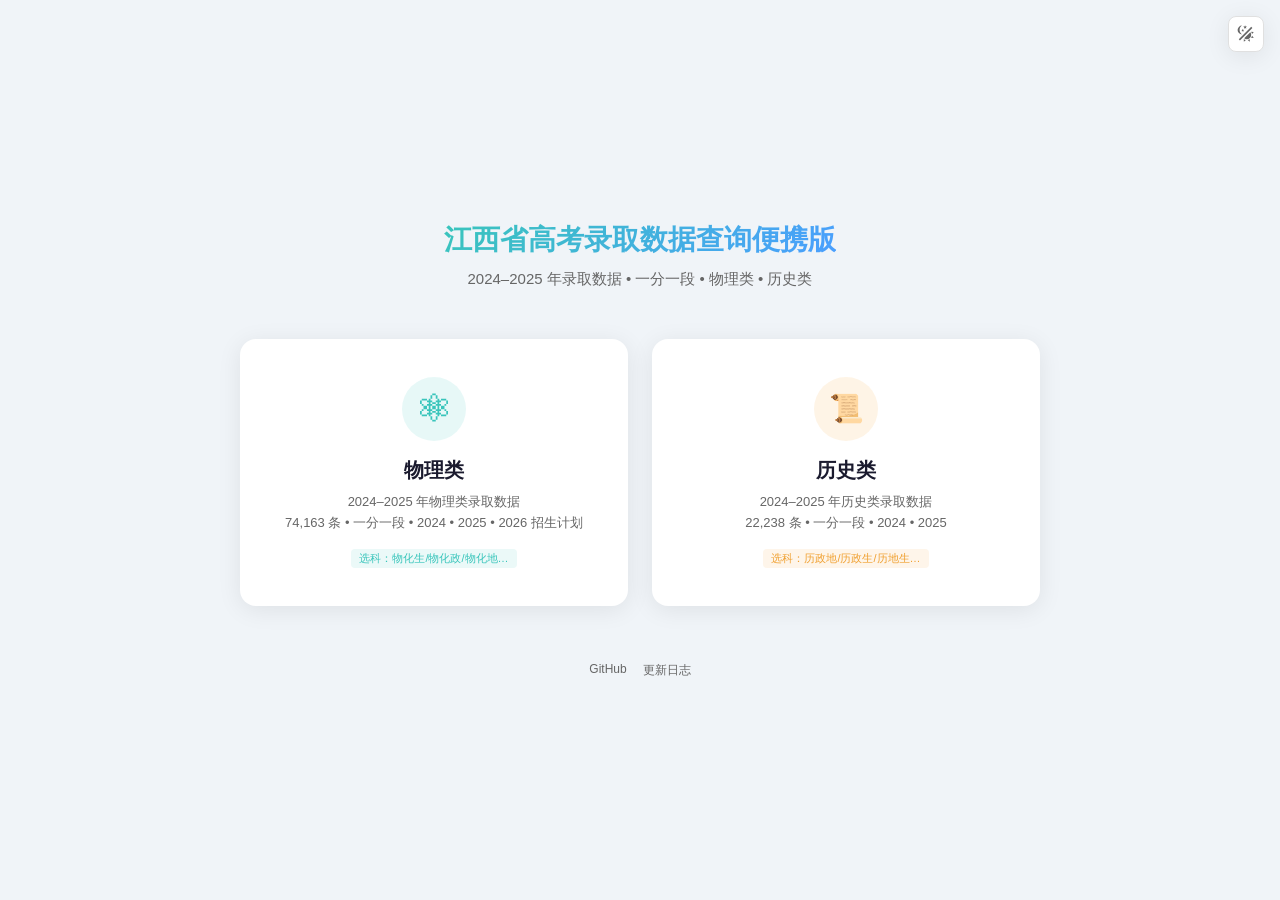
<file: index.html>
<!DOCTYPE html>
<html lang="zh-CN">
<head>
<meta charset="UTF-8">
<meta name="viewport" content="width=device-width, initial-scale=1.0">
<title>江西省高考录取数据查询</title>
<meta name="description" content="江西省2024-2025年高考录取数据查询，物理类 &amp; 历史类">
<meta name="theme-color" content="#39C5BB">
<link rel="manifest" href="/manifest.json">
<link rel="icon" type="image/svg+xml" href="/icon.svg">
<script>(function(){try{var d=localStorage.getItem('dark_mode');if(d===null)d=window.matchMedia('(prefers-color-scheme:dark)').matches;else d=d==='true';if(d)document.documentElement.classList.add('dark-mode')}catch(e){}})();</script>
<style>
*{margin:0;padding:0;box-sizing:border-box}
html,body{height:100%}
:root{--primary:#39C5BB;--primary-dark:#2ea89f;--text:#1a1a2e;--text-secondary:#666;--bg:#f0f4f8;--card-bg:#fff;--card-shadow:0 4px 24px rgba(0,0,0,0.08);--card-hover-shadow:0 8px 40px rgba(0,0,0,0.12);--border:#e0e0e0}
:root.dark-mode{--primary:#66CCFF;--primary-dark:#55bbee;--text:#e0e0e0;--text-secondary:#aaa;--bg:#0f0f1a;--card-bg:#1a1a2e;--card-shadow:0 4px 24px rgba(0,0,0,0.3);--card-hover-shadow:0 8px 40px rgba(0,0,0,0.4);--border:#2a2a3e}
body{background:var(--bg);color:var(--text);font-family:-apple-system,BlinkMacSystemFont,"Segoe UI","PingFang SC","Hiragino Sans GB","Microsoft YaHei",sans-serif;display:flex;flex-direction:column;align-items:center;justify-content:center;min-height:100vh;padding:24px}
.header{text-align:center;margin-bottom:48px}
.header h1{font-size:28px;font-weight:700;margin-bottom:8px;background:linear-gradient(135deg,var(--primary),#4a9eff);-webkit-background-clip:text;-webkit-text-fill-color:transparent;background-clip:text}
.header p{color:var(--text-secondary);font-size:15px;line-height:1.6}
.cards{display:flex;gap:24px;max-width:800px;width:100%}
.card{flex:1;background:var(--card-bg);border-radius:16px;padding:36px 28px;box-shadow:var(--card-shadow);text-decoration:none;color:var(--text);transition:all 0.25s ease;cursor:pointer;display:flex;flex-direction:column;align-items:center;text-align:center;border:2px solid transparent}
.card:hover{box-shadow:var(--card-hover-shadow);transform:translateY(-4px)}
.card.physics:hover,.card.physics:focus{border-color:var(--primary)}
.card.history:hover,.card.history:focus{border-color:#f0a030}
.card-icon{width:64px;height:64px;border-radius:50%;display:flex;align-items:center;justify-content:center;font-size:28px;margin-bottom:16px}
.card-icon.physics{background:rgba(57,197,187,0.12);color:var(--primary)}
.card-icon.history{background:rgba(240,160,48,0.12);color:#f0a030}
.card h2{font-size:20px;font-weight:600;margin-bottom:8px}
.card p{font-size:13px;color:var(--text-secondary);line-height:1.6;margin-bottom:4px}
.card .tag{display:inline-block;font-size:11px;padding:2px 8px;border-radius:4px;margin-top:12px}
.card .tag.physics{background:rgba(57,197,187,0.1);color:var(--primary)}
.card .tag.history{background:rgba(240,160,48,0.1);color:#f0a030}
.footer{text-align:center;margin-top:48px;font-size:12px;color:var(--text-secondary)}
.footer a{color:var(--primary);text-decoration:none}
.footer-links{display:flex;gap:16px;justify-content:center;margin-top:8px}
.footer-links a{color:var(--text-secondary);text-decoration:none;font-size:12px}
.footer-links a:hover{color:var(--primary)}
.dark-toggle{position:fixed;top:16px;right:16px;width:36px;height:36px;border-radius:8px;background:var(--card-bg);border:1px solid var(--border);cursor:pointer;display:flex;align-items:center;justify-content:center;color:var(--text-secondary);font-size:16px;box-shadow:var(--card-shadow);z-index:100;transition:all 0.2s}
.dark-toggle:hover{color:var(--primary)}
@media(max-width:640px){.header h1{font-size:22px}.header{margin-bottom:32px}.cards{flex-direction:column;gap:16px}.card{padding:28px 20px}}
</style>
</head>
<body>

<div class="dark-toggle" id="darkToggle" onclick="toggleDark()" title="切换深色模式">
  <svg viewBox="0 0 24 24" width="1.2em" height="1.2em"><path fill="currentColor" d="M7.5 2c-1.79 1.15-3 3.18-3 5.5s1.21 4.35 3.03 5.5C4.46 13 2 10.54 2 7.5A5.5 5.5 0 0 1 7.5 2m11.57 1.5l1.43 1.43L4.93 20.5L3.5 19.07zm-6.18 2.43L11.41 5L9.97 6l.42-1.7L9 3.24l1.75-.12l.58-1.65L12 3.1l1.73.03l-1.35 1.13zm-3.3 3.61l-1.16-.73l-1.12.78l.34-1.32l-1.09-.83l1.36-.09l.45-1.29l.51 1.27l1.36.03l-1.05.87zM19 13.5a5.5 5.5 0 0 1-5.5 5.5c-1.22 0-2.35-.4-3.26-1.07l7.69-7.69c.67.91 1.07 2.04 1.07 3.26m-4.4 6.58l2.77-1.15l-.24 3.35zm4.33-2.7l1.15-2.77l2.2 2.54zm1.15-4.96l-1.14-2.78l3.34.24zM9.63 18.93l2.77 1.15l-2.53 2.19z"></path></svg>
</div>

<div class="header">
  <h1>江西省高考录取数据查询便携版</h1>
  <p>2024&ndash;2025 年录取数据 &bull; 一分一段 &bull; 物理类 &bull; 历史类</p>
</div>

<div class="cards">
  <a class="card physics" href="physics/">
    <div class="card-icon physics">⚛</div>
    <h2>物理类</h2>
    <p>2024&ndash;2025 年物理类录取数据<br>74,163 条 &bull; 一分一段 &bull; 2024 &bull; 2025 &bull; 2026 招生计划</p>
    <span class="tag physics">选科：物化生/物化政/物化地&hellip;</span>
  </a>
  <a class="card history" href="history/">
    <div class="card-icon history">📜</div>
    <h2>历史类</h2>
    <p>2024&ndash;2025 年历史类录取数据<br>22,238 条 &bull; 一分一段 &bull; 2024 &bull; 2025</p>
    <span class="tag history">选科：历政地/历政生/历地生&hellip;</span>
  </a>
</div>

<div class="footer">
  <div class="footer-links">
    <a href="https://github.com/Shirakawa-Kotone/miniprogram-web" target="_blank" rel="noopener">GitHub</a>
    <a href="changelog/">更新日志</a>
  </div>
</div>

<script>
function toggleDark() {
  var html = document.documentElement;
  var isDark = html.classList.toggle('dark-mode');
  try { localStorage.setItem('dark_mode', isDark); } catch(e) {}
}
</script>

</body>
</html>
</file>
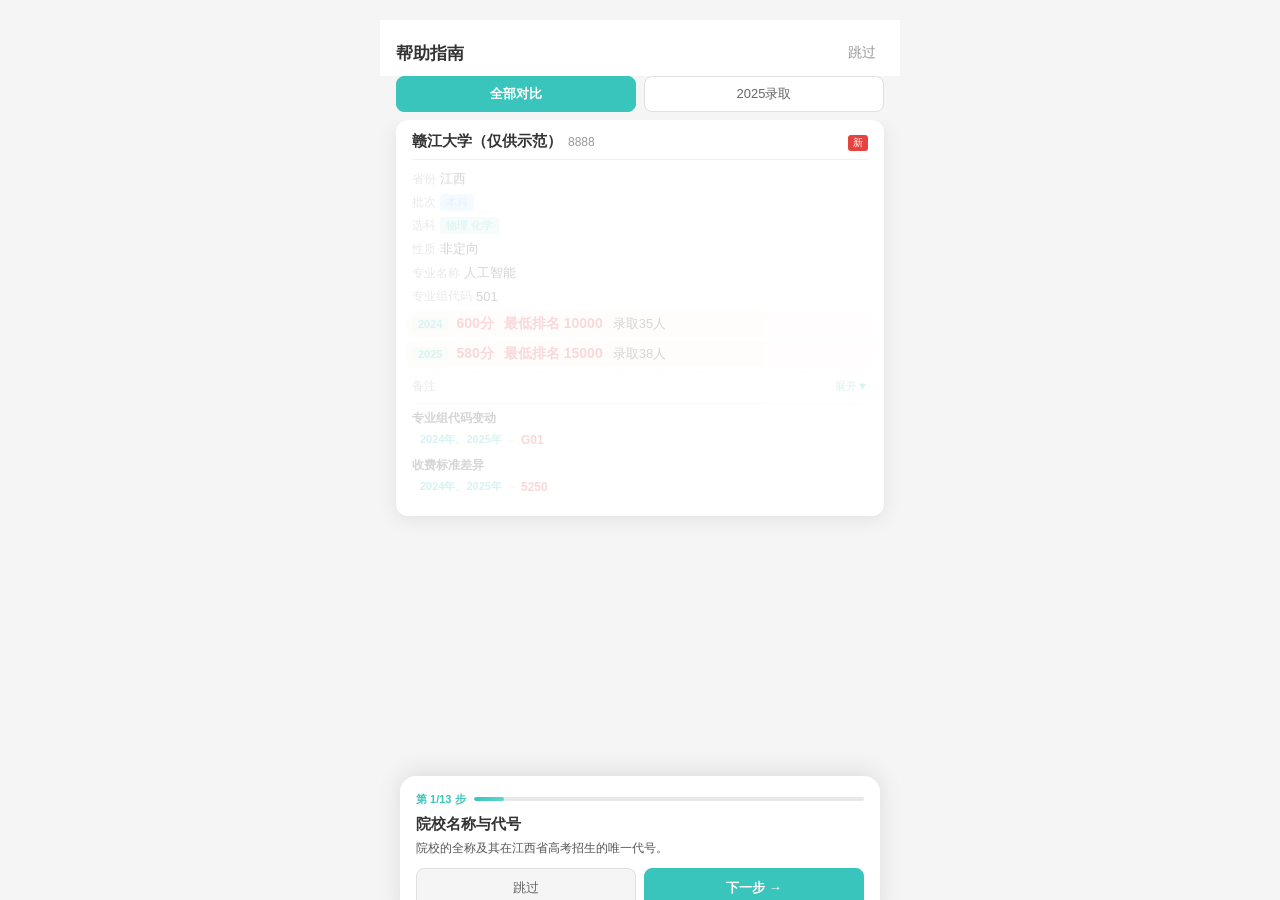
<file: history/index.html>
<!DOCTYPE html>
<html lang="zh-CN">
<head>
  <meta charset="UTF-8">
  <meta name="viewport" content="width=device-width, initial-scale=1.0">
  <title>2024-2025高考录取数据查询（历史类）</title>
  <meta name="description" content="江西省2024-2025年高考录取数据查询（历史类），支持院校、专业、分数、排名等多维度筛选">
  <meta name="theme-color" content="#39C5BB">
  <link rel="stylesheet" href="style.css">
  <link rel="preload" href="alldata.js" as="script">
  <script>(function(){try{var d=localStorage.getItem('dark_mode');if(d===null)d=window.matchMedia('(prefers-color-scheme:dark)').matches;else d=d==='true';if(d)document.documentElement.classList.add('dark-mode')}catch(e){}})();</script>
</head>
<body>
  <!-- ============ 加载页 ============ -->
  <div id="page-loading" class="page-loading">
    <div class="load-box">
      <div class="spinner"></div>
      <span class="load-stage" id="load-stage">正在加载数据...</span>
      <div class="progress-track">
        <div class="progress-fill" id="progress-fill" style="width:10%"></div>
      </div>
      <span class="load-pct" id="load-pct">载入中…</span>
    </div>
  </div>

  <!-- ============ 首页 ============ -->
  <div id="page-index" class="page" style="display:none">
    <!-- 筛选面板 -->
    <div class="filter-bar" id="filter-bar">
      <div class="filter-fields" id="filter-fields">
        <!-- 年份选项卡 + 帮助 -->
        <div class="filter-row tabs-row">
          <div class="year-tabs" id="year-tabs">
            <span class="tab active" data-year="" data-action="year">全部</span>
            <span class="tab" data-year="2024" data-action="year">2024</span>
            <span class="tab" data-year="2025" data-action="year">2025</span>
          </div>
          <div class="header-actions">
            <span class="help-btn" id="btn-help">帮助</span>
            <span class="help-btn" id="btn-feedback">反馈</span>
            <span class="dark-toggle" id="btn-dark-mode"><svg viewBox="0 0 24 24" width="1.2em" height="1.2em"><path fill="currentColor" d="M7.5 2c-1.79 1.15-3 3.18-3 5.5s1.21 4.35 3.03 5.5C4.46 13 2 10.54 2 7.5A5.5 5.5 0 0 1 7.5 2m11.57 1.5l1.43 1.43L4.93 20.5L3.5 19.07zm-6.18 2.43L11.41 5L9.97 6l.42-1.7L9 3.24l1.75-.12l.58-1.65L12 3.1l1.73.03l-1.35 1.13zm-3.3 3.61l-1.16-.73l-1.12.78l.34-1.32l-1.09-.83l1.36-.09l.45-1.29l.51 1.27l1.36.03l-1.05.87zM19 13.5a5.5 5.5 0 0 1-5.5 5.5c-1.22 0-2.35-.4-3.26-1.07l7.69-7.69c.67.91 1.07 2.04 1.07 3.26m-4.4 6.58l2.77-1.15l-.24 3.35zm4.33-2.7l1.15-2.77l2.2 2.54zm1.15-4.96l-1.14-2.78l3.34.24zM9.63 18.93l2.77 1.15l-2.53 2.19z"></path></svg></span>
            <a class="help-btn" href="../score_chart/ls.html">一分一段</a>
            <span class="help-btn as-toggle-btn" id="btn-as-toggle">志愿推荐</span>
          </div>
        </div>

        <!-- 省市多选 + 院校代号 -->
        <div class="filter-row">
          <div class="filter-item half">
            <span class="label">报考省份（报考学校所在地）</span>
            <div class="picker" id="btn-provinces">
              <span id="province-label" class="placeholder-text">全部省份</span>
            </div>
          </div>
          <div class="filter-item half">
            <span class="label">院校代号</span>
            <input class="input" placeholder="模糊搜索" id="input-code" data-field="code" />
          </div>
        </div>

        <!-- 院校名称 -->
        <div class="filter-row">
          <div class="filter-item">
            <span class="label">院校名称</span>
            <input class="input" placeholder="模糊搜索" id="input-name" data-field="name" />
          </div>
        </div>

        <!-- 选科要求 + 批次 -->
        <div class="filter-row">
          <div class="filter-item half">
            <span class="label">选科</span>
            <div class="picker" id="btn-sr">
              <span id="sr-label">不限</span>
            </div>
          </div>
          <div class="filter-item half">
            <span class="label">批次类型</span>
            <div class="picker" id="btn-batches">
              <span id="batch-label" class="placeholder-text">全部批次</span>
            </div>
          </div>
        </div>

        <!-- 专业组名称 + 专业组代码 -->
        <div class="filter-row">
          <div class="filter-item half">
            <span class="label">专业组名称</span>
            <input class="input input-sm" placeholder="模糊搜索" id="input-group-name" data-field="groupName" />
          </div>
          <div class="filter-item half">
            <span class="label">专业组代码</span>
            <input class="input input-sm" placeholder="如 501, 5A" id="input-group-code" data-field="groupCode" />
          </div>
        </div>

        <!-- 最低分 / 最低排名 -->
        <div class="filter-row" id="filter-score-row">
          <div class="filter-item half">
            <span class="label">最低分 ≥</span>
            <input class="input input-sm" type="number" placeholder="不限" id="input-min-score" data-field="minScore" />
          </div>
          <div class="filter-item half">
            <span class="label">最低排名 ≤</span>
            <input class="input input-sm" type="number" placeholder="不限" id="input-max-rank" data-field="maxRank" />
          </div>
        </div>

        <!-- 筛选开关 -->
        <div class="filter-row toggle-row">
          <div class="toggle-item" id="toggle-hide-sports" data-toggle="hideSports">
            <div class="toggle-box"><span class="toggle-check"></span></div>
            <span class="toggle-label">隐藏体育</span>
          </div>
          <div class="toggle-item" id="toggle-hide-coop" data-toggle="hideCoop">
            <div class="toggle-box"><span class="toggle-check"></span></div>
            <span class="toggle-label">隐藏中外合作</span>
          </div>
        </div>

        <!-- 操作按钮 -->
        <div class="filter-row actions">
          <button class="btn btn-reset" id="btn-reset">重置</button>
          <button class="btn btn-search" id="btn-search">搜索</button>
        </div>
      </div>

      <!-- 志愿填报辅助 -->
      <div class="assistant-section" id="assistant-section">
        <div class="as-toggle-row" id="as-toggle-row">
          <span class="as-toggle-title">📋 志愿填报辅助</span>
          <span class="as-toggle-arrow" id="as-toggle-arrow">
            <svg width="12" height="8" viewBox="0 0 12 8">
              <path d="M1 1l5 5 5-5" stroke="currentColor" stroke-width="2" fill="none" stroke-linecap="round"/>
            </svg>
          </span>
        </div>
        <div class="as-body" id="as-body">
          <div class="as-row">
            <div class="as-half">
              <span class="as-label">高考分数</span>
              <input class="input input-sm" type="number" placeholder="如 620" id="as-score" />
            </div>
            <div class="as-half">
              <span class="as-label">全省排名</span>
              <input class="input input-sm" type="number" placeholder="如 8000" id="as-rank" />
            </div>
          </div>
          <div class="as-row">
            <div class="as-half">
              <span class="as-label">选科要求</span>
              <div class="picker picker-sm" id="as-sr">
                <span id="as-sr-label" class="placeholder-text">请选择你的选科</span>
              </div>
            </div>
            <div class="as-half">
              <span class="as-label">地区偏好</span>
              <div class="picker picker-sm" id="as-region">
                <span id="as-region-label">全部省份</span>
              </div>
            </div>
          </div>
          <div class="as-row">
            <div class="as-half">
              <span class="as-label">专业意向</span>
              <input class="input input-sm" placeholder="如 法学 新闻 教育(专业之间用空格分隔)" id="as-keyword" />
            </div>
            <div class="as-half">
              <span class="as-label">批次选择</span>
              <div class="picker picker-sm" id="as-btn-batches">
                <span id="as-batch-label" class="placeholder-text">全部批次</span>
              </div>
            </div>
          </div>
          <div class="as-row as-row-algo-adjust">
            <div class="as-algo-picker-section">
              <span class="as-label">推荐算法</span>
              <div class="picker picker-sm" id="btn-algo">
                <span id="algo-label">默认</span>
              </div>
            </div>
            <div class="toggle-item algo-toggle" id="toggle-adjust" data-toggle="adjust">
              <div class="toggle-box"><span class="toggle-check">✓</span></div>
              <span class="toggle-label">服从调剂（同时显示同专业组其他专业）</span>
            </div>
          </div>
          <!-- 隐藏中外合作 + 仅推选985/211 -->
          <div class="as-row">
            <div class="as-half" style="display:flex;flex-direction:column;justify-content:flex-end;">
              <div class="toggle-item" id="as-toggle-hide-coop" data-toggle="hideCoop">
                <div class="toggle-box"><span class="toggle-check"></span></div>
                <span class="toggle-label">隐藏中外合作</span>
              </div>
            </div>
            <div class="as-half" style="display:flex;flex-direction:column;justify-content:flex-end;">
              <div class="toggle-item" id="as-toggle-only-985211" data-toggle="only985211">
                <div class="toggle-box"><span class="toggle-check"></span></div>
                <span class="toggle-label">仅推选985/211</span>
              </div>
            </div>
          </div>
          <div class="as-action">
            <button class="btn btn-search" id="btn-assistant">开始推荐</button>
          </div>
        </div>
      </div>
    </div>

    <div class="right-col">
    <!-- 结果统计栏 -->
    <div class="result-bar" id="result-bar">
      <div class="result-bar-left">
        <span>共 <strong class="count" id="total-count">0</strong> 条结果</span>
        <span class="load-time" id="load-time"></span>
      </div>
      <div class="result-bar-actions">
        <span class="help-btn" id="btn-help-bar">帮助</span>
        <span class="help-btn" id="btn-feedback-bar">反馈</span>
        <a class="help-btn" href="../score_chart/ls.html">一分一段</a>
        <span class="dark-toggle" id="btn-dark-mode-bar"><svg viewBox="0 0 24 24" width="1.2em" height="1.2em"><path fill="currentColor" d="M7.5 2c-1.79 1.15-3 3.18-3 5.5s1.21 4.35 3.03 5.5C4.46 13 2 10.54 2 7.5A5.5 5.5 0 0 1 7.5 2m11.57 1.5l1.43 1.43L4.93 20.5L3.5 19.07zm-6.18 2.43L11.41 5L9.97 6l.42-1.7L9 3.24l1.75-.12l.58-1.65L12 3.1l1.73.03l-1.35 1.13zm-3.3 3.61l-1.16-.73l-1.12.78l.34-1.32l-1.09-.83l1.36-.09l.45-1.29l.51 1.27l1.36.03l-1.05.87zM19 13.5a5.5 5.5 0 0 1-5.5 5.5c-1.22 0-2.35-.4-3.26-1.07l7.69-7.69c.67.91 1.07 2.04 1.07 3.26m-4.4 6.58l2.77-1.15l-.24 3.35zm4.33-2.7l1.15-2.77l2.2 2.54zm1.15-4.96l-1.14-2.78l3.34.24zM9.63 18.93l2.77 1.15l-2.53 2.19z"></path></svg></span>
      </div>
      <span class="toggle-filter-btn" id="toggle-filter">收起筛选</span>
    </div>

    <!-- 结果列表 -->
    <div class="result-list" id="result-list">
      <div id="result-top"></div>
      <div id="result-cards"></div>
      <!-- 状态提示 -->
      <div class="empty" id="empty-msg" style="display:none">无匹配结果</div>
      <div class="loading-more" id="loading-more" style="display:none">上拉加载更多…</div>
    </div>

    <!-- 志愿填报结果 -->
    <div class="assistant-results" id="assistant-results" style="display:none">
      <div class="as-header-simple">
        <span>📋 志愿填报辅助</span>
        <span class="as-header-close" id="btn-exit-assistant">返回搜索</span>
      </div>
      <div class="as-columns" id="as-columns"></div>
    </div>

    <!-- 底部链接 -->
    <div class="footer-links">
      <a href="../changelog/" target="_blank">📋 更新日志</a>
      <a href="https://github.com/Shirakawa-Kotone/miniprogram-web" target="_blank" rel="noopener">
        <svg viewBox="0 0 16 16" width="16" height="16" fill="currentColor"><path d="M8 0C3.58 0 0 3.58 0 8c0 3.54 2.29 6.53 5.47 7.59.4.07.55-.17.55-.38 0-.19-.01-.82-.01-1.49-2.01.37-2.53-.49-2.69-.94-.09-.23-.48-.94-.82-1.13-.28-.15-.68-.52-.01-.53.63-.01 1.08.58 1.23.82.72 1.21 1.87.87 2.33.66.07-.52.28-.87.51-1.07-1.78-.2-3.64-.89-3.64-3.95 0-.87.31-1.59.82-2.15-.08-.2-.36-1.02.08-2.12 0 0 .67-.21 2.2.82.64-.18 1.32-.27 2-.27.68 0 1.36.09 2 .27 1.53-1.04 2.2-.82 2.2-.82.44 1.1.16 1.92.08 2.12.51.56.82 1.27.82 2.15 0 3.07-1.87 3.75-3.65 3.95.29.25.54.73.54 1.48 0 1.07-.01 1.93-.01 2.2 0 .21.15.46.55.38A8.013 8.013 0 0016 8c0-4.42-3.58-8-8-8z"/></svg>
        GitHub
      </a>
    </div>
    </div>

    <!-- 回到顶部浮动按钮 -->
    <div class="float-btn" id="float-btn" style="display:none">
      <svg class="float-arrow" viewBox="0 0 24 24" fill="none" stroke="currentColor" stroke-width="2.5" stroke-linecap="round" stroke-linejoin="round"><path d="M18 15l-6-6-6 6"/></svg>
      <span class="float-text">回到顶部</span>
    </div>
  </div>

  <!-- ============ 省市多选弹窗 ============ -->
  <div id="province-modal" class="modal-overlay" style="display:none">
    <div class="modal">
      <div class="modal-header">
        <span class="modal-title">选择省市</span>
        <div class="modal-actions">
          <span class="modal-btn" id="btn-select-all">全选</span>
          <span class="modal-btn" id="btn-clear-all">清空</span>
          <span class="modal-btn confirm" id="btn-confirm-province">确定</span>
        </div>
      </div>
      <div class="modal-body" id="province-list"></div>
    </div>
  </div>

  <!-- ============ 选科选择弹窗 ============ -->
  <div id="sr-modal" class="modal-overlay" style="display:none">
    <div class="modal modal-sm">
      <div class="modal-header">
        <span class="modal-title">选科</span>
        <div class="modal-actions">
          <span class="modal-btn confirm" id="btn-confirm-sr">确定</span>
        </div>
      </div>
      <div class="modal-body" id="sr-list"></div>
    </div>
  </div>

  <!-- ============ 辅助选科单选弹窗 ============ -->
  <div id="as-sr-modal" class="modal-overlay" style="display:none">
    <div class="modal modal-sm">
      <div class="modal-header">
        <span class="modal-title">你的选科组合</span>
        <div class="modal-actions">
          <span class="modal-btn confirm" id="btn-confirm-as-sr">确定</span>
        </div>
      </div>
      <div class="modal-body" id="as-sr-list"></div>
    </div>
  </div>

  <!-- ============ 地区选择弹窗 ============ -->
  <div id="region-modal" class="modal-overlay" style="display:none">
    <div class="modal modal-sm">
      <div class="modal-header">
        <span class="modal-title">地区偏好</span>
        <div class="modal-actions">
          <span class="modal-btn confirm" id="btn-confirm-region">确定</span>
        </div>
      </div>
      <div class="modal-body" id="region-list"></div>
    </div>
  </div>

  <!-- ============ 推荐算法选择弹窗 ============ -->
  <div id="algo-modal" class="modal-overlay" style="display:none">
    <div class="modal modal-sm">
      <div class="modal-header">
        <span class="modal-title">推荐算法</span>
        <div class="modal-actions">
          <span class="modal-btn confirm" id="btn-confirm-algo">确定</span>
        </div>
      </div>
      <div class="modal-body" id="algo-list"></div>
    </div>
  </div>

  <!-- ============ 批次多选弹窗 ============ -->
  <div id="batch-modal" class="modal-overlay" style="display:none">
    <div class="modal">
      <div class="modal-header">
        <span class="modal-title">选择批次</span>
        <div class="modal-actions">
          <span class="modal-btn" id="btn-select-all-batch">全选</span>
          <span class="modal-btn" id="btn-clear-all-batch">清空</span>
          <span class="modal-btn confirm" id="btn-confirm-batch">确定</span>
        </div>
      </div>
      <div class="modal-body" id="batch-list"></div>
    </div>
  </div>

  <!-- ============ 引导页弹窗 ============ -->
  <div id="tutorial-overlay" class="tutorial-overlay" style="display:none">
    <div class="tutorial-modal">
      <div class="tutorial-header">
        <span class="tutorial-title">帮助指南</span>
        <span class="tutorial-skip" id="tutorial-skip">跳过</span>
      </div>
      <div class="mode-tabs" id="tutorial-tabs">
        <span class="mode-tab active" data-mode="merged">全部对比</span>
        <span class="mode-tab" data-mode="single2025">2025录取</span>
      </div>
      <div class="tutorial-card-area">
        <div class="tutorial-scroll" id="tutorial-scroll">
          <div id="tutorial-card"></div>
        </div>
        <div class="step-panel" id="tutorial-panel">
          <div class="step-progress">
            <span class="step-count" id="step-count">第 1/1 步</span>
            <div class="step-bar-bg">
              <div class="step-bar-fill" id="step-bar-fill" style="width:0%"></div>
            </div>
          </div>
          <span class="step-title" id="step-title"></span>
          <span class="step-desc" id="step-desc"></span>
          <div class="step-nav">
            <span class="nav-btn disabled" id="btn-prev">← 上一步</span>
            <span class="nav-btn primary" id="btn-next">下一步 →</span>
          </div>
        </div>
      </div>
    </div>
  </div>

  <script src="alldata.js"></script>
  <script src="app.js"></script>
</body>
</html>
</file>
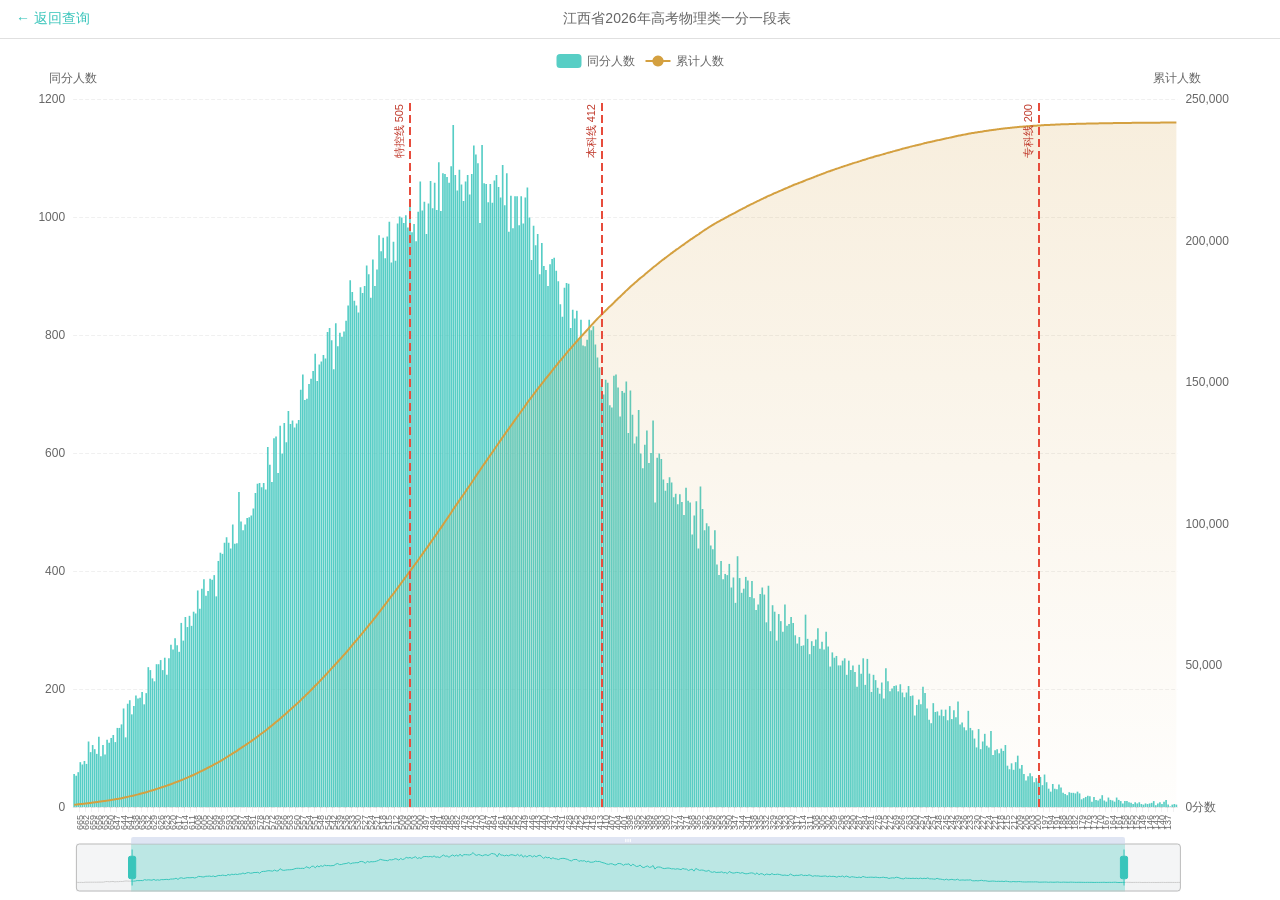
<file: score_chart/index.html>
<!DOCTYPE html>
<html lang="zh-CN">
<head>
<meta charset="UTF-8">
<meta name="viewport" content="width=device-width, initial-scale=1.0">
<title>江西省2026年高考物理类一分一段表</title>
<script>
// 深色模式首屏同步（与主站一致，避免闪烁）
(function(){try{var d=localStorage.getItem('dark_mode');if(d===null)d=window.matchMedia('(prefers-color-scheme:dark)').matches;else d=d==='true';if(d)document.documentElement.classList.add('dark-mode')}catch(e){}})();
</script>
<script src="lib/echarts.min.js"></script>
<style>
* { margin: 0; padding: 0; box-sizing: border-box; }
html, body { height: 100%; }
:root {
  --primary: #39C5BB;
  --text: #333;
  --text-secondary: #666;
  --text-muted: #999;
  --bg: #f5f5f5;
  --card-bg: #fff;
  --border: #e0e0e0;
}
:root.dark-mode {
  --primary: #66CCFF;
  --text: #e0e0e0;
  --text-secondary: #aaa;
  --text-muted: #777;
  --bg: #121212;
  --card-bg: #1e1e2e;
  --border: #333;
}
body { background: var(--bg); display: flex; flex-direction: column; font-family: -apple-system, BlinkMacSystemFont, "Segoe UI", "PingFang SC", "Hiragino Sans GB", "Microsoft YaHei", sans-serif; color: var(--text); }
.nav-bar { display: flex; align-items: center; justify-content: space-between; padding: 10px 16px; background: var(--card-bg); border-bottom: 1px solid var(--border); flex-shrink: 0; }
.nav-bar a { color: var(--primary); text-decoration: none; font-size: 14px; display: flex; align-items: center; gap: 4px; }
.nav-bar .nav-title { font-size: 14px; color: var(--text-secondary); }
#chart { flex: 1; background: var(--card-bg); border-radius: 0; touch-action: none; }
#rotate-overlay { display: none; position: fixed; top: 0; left: 0; width: 100%; height: 100%; background: #1a1a2e; z-index: 9999; flex-direction: column; align-items: center; justify-content: center; color: #fff; text-align: center; padding: 40px; }
#rotate-overlay .icon { font-size: 64px; margin-bottom: 24px; animation: rotate-phone 2s ease-in-out infinite; }
#rotate-overlay .rotate-text { font-size: 22px; font-weight: 600; margin-bottom: 12px; }
#rotate-overlay .rotate-hint { font-size: 15px; color: rgba(255,255,255,0.6); line-height: 1.5; }
@keyframes rotate-phone { 0%,100% { transform: rotate(0deg); } 50% { transform: rotate(90deg); } }
@media (orientation: portrait) and (max-width: 768px) { #rotate-overlay { display: flex; } body { overflow: hidden; } }
</style>
</head>
<body>
<div class="nav-bar">
  <a href="../physics/">&larr; 返回查询</a>
  <span class="nav-title">江西省2026年高考物理类一分一段表</span>
  <span></span>
</div>
<div id="chart"></div>
<div id="rotate-overlay">
  <div class="icon">📱</div>
  <div class="rotate-text">请将设备旋转至横屏</div>
  <div class="rotate-hint">横屏模式可查看完整的一分一段分布图</div>
</div>
<script>
const scores = [698,697,696,695,694,693,692,691,690,689,688,687,686,685,684,683,682,681,680,679,678,677,676,675,674,673,672,671,670,669,668,667,666,665,664,663,662,661,660,659,658,657,656,655,654,653,652,651,650,649,648,647,646,645,644,643,642,641,640,639,638,637,636,635,634,633,632,631,630,629,628,627,626,625,624,623,622,621,620,619,618,617,616,615,614,613,612,611,610,609,608,607,606,605,604,603,602,601,600,599,598,597,596,595,594,593,592,591,590,589,588,587,586,585,584,583,582,581,580,579,578,577,576,575,574,573,572,571,570,569,568,567,566,565,564,563,562,561,560,559,558,557,556,555,554,553,552,551,550,549,548,547,546,545,544,543,542,541,540,539,538,537,536,535,534,533,532,531,530,529,528,527,526,525,524,523,522,521,520,519,518,517,516,515,514,513,512,511,510,509,508,507,506,505,504,503,502,501,500,499,498,497,496,495,494,493,492,491,490,489,488,487,486,485,484,483,482,481,480,479,478,477,476,475,474,473,472,471,470,469,468,467,466,465,464,463,462,461,460,459,458,457,456,455,454,453,452,451,450,449,448,447,446,445,444,443,442,441,440,439,438,437,436,435,434,433,432,431,430,429,428,427,426,425,424,423,422,421,420,419,418,417,416,415,414,413,412,411,410,409,408,407,406,405,404,403,402,401,400,399,398,397,396,395,394,393,392,391,390,389,388,387,386,385,384,383,382,381,380,379,378,377,376,375,374,373,372,371,370,369,368,367,366,365,364,363,362,361,360,359,358,357,356,355,354,353,352,351,350,349,348,347,346,345,344,343,342,341,340,339,338,337,336,335,334,333,332,331,330,329,328,327,326,325,324,323,322,321,320,319,318,317,316,315,314,313,312,311,310,309,308,307,306,305,304,303,302,301,300,299,298,297,296,295,294,293,292,291,290,289,288,287,286,285,284,283,282,281,280,279,278,277,276,275,274,273,272,271,270,269,268,267,266,265,264,263,262,261,260,259,258,257,256,255,254,253,252,251,250,249,248,247,246,245,244,243,242,241,240,239,238,237,236,235,234,233,232,231,230,229,228,227,226,225,224,223,222,221,220,219,218,217,216,215,214,213,212,211,210,209,208,207,206,205,204,203,202,201,200,199,198,197,196,195,194,193,192,191,190,189,188,187,186,185,184,183,182,181,180,179,178,177,176,175,174,173,172,171,170,169,168,167,166,165,164,163,162,161,160,159,158,157,156,155,154,153,152,151,150,149,148,147,146,145,144,143,142,141,140,139,138,137,136,135,134,133,132,131,130,129,128,127,126,125,124,123,122,121,120,118,117,116,115,114,113,112,111,109,108,107,106,104,103,102,101,100];
const counts = [31,4,5,7,1,13,12,12,14,12,14,12,15,16,16,17,35,38,28,36,43,25,33,32,43,38,52,60,55,53,56,53,59,76,72,78,73,111,93,105,98,90,119,86,105,89,114,109,117,122,110,134,134,140,167,118,175,181,157,171,189,184,185,195,174,193,237,232,218,213,242,242,249,232,253,224,252,275,267,286,274,263,312,282,322,305,324,307,331,328,367,336,370,386,358,366,387,385,393,357,417,431,429,448,457,448,438,479,446,447,534,484,469,479,490,491,494,506,532,548,549,542,549,538,610,580,551,625,628,566,646,599,651,618,671,649,655,643,650,656,707,733,690,692,717,726,739,768,722,750,755,766,760,805,812,791,742,820,781,804,797,806,824,850,893,873,858,850,838,881,871,883,918,903,863,928,883,911,969,942,965,930,967,992,923,958,926,989,1001,999,990,1003,982,1025,974,988,959,1009,1060,1011,1026,971,1023,1061,1015,1058,1012,1093,1010,1074,1073,1068,1058,1086,1156,1071,1045,1080,1055,1027,1060,1071,1038,1073,1121,1106,1091,990,1122,1057,1056,1025,1056,1024,1062,1071,1051,1033,1088,1020,1074,975,1036,981,1035,1035,986,1035,989,1033,1050,999,927,985,952,971,903,956,917,910,883,920,929,931,909,891,852,831,880,888,887,812,843,828,841,792,826,782,781,792,826,808,815,784,762,745,713,699,724,719,681,677,731,733,711,662,705,702,721,634,706,665,616,628,673,599,574,614,638,583,600,655,516,592,599,590,555,536,549,559,550,525,531,513,530,517,495,541,519,516,462,494,518,438,543,505,469,481,476,443,437,469,411,393,417,386,395,393,412,372,389,346,425,388,363,370,390,384,356,383,354,334,343,361,372,360,313,375,298,342,331,282,327,315,297,343,307,310,322,312,291,277,288,273,274,326,285,259,281,273,284,303,268,280,267,297,272,238,262,253,256,240,240,248,252,224,248,232,240,229,204,241,226,252,207,251,226,195,224,215,202,192,211,184,235,213,196,201,205,206,196,208,194,186,194,205,188,189,155,173,182,174,204,193,167,148,142,176,161,162,155,165,154,165,147,171,149,164,152,179,140,143,135,130,163,134,130,116,101,132,98,111,124,104,101,129,88,96,98,91,99,95,105,70,64,74,63,76,87,65,71,56,45,52,57,52,42,49,43,51,37,55,42,31,26,39,31,30,38,33,24,22,20,25,24,24,23,26,23,13,15,17,19,18,9,17,12,11,14,20,11,9,16,12,11,9,16,12,10,6,10,10,8,7,5,8,6,8,5,4,6,5,6,7,10,3,6,8,5,9,12,4,1,4,5,4,10,7,7,4,5,7,5,8,4,1,5,2,6,2,3,4,1,4,4,5,6,2,5,5,5,4,4,3,6,4];
const cumulatives = [31,35,40,47,48,61,73,85,99,111,125,137,152,168,184,201,236,274,302,338,381,406,439,471,514,552,604,664,719,772,828,881,940,1016,1088,1166,1239,1350,1443,1548,1646,1736,1855,1941,2046,2135,2249,2358,2475,2597,2707,2841,2975,3115,3282,3400,3575,3756,3913,4084,4273,4457,4642,4837,5011,5204,5441,5673,5891,6104,6346,6588,6837,7069,7322,7546,7798,8073,8340,8626,8900,9163,9475,9757,10079,10384,10708,11015,11346,11674,12041,12377,12747,13133,13491,13857,14244,14629,15022,15379,15796,16227,16656,17104,17561,18009,18447,18926,19372,19819,20353,20837,21306,21785,22275,22766,23260,23766,24298,24846,25395,25937,26486,27024,27634,28214,28765,29390,30018,30584,31230,31829,32480,33098,33769,34418,35073,35716,36366,37022,37729,38462,39152,39844,40561,41287,42026,42794,43516,44266,45021,45787,46547,47352,48164,48955,49697,50517,51298,52102,52899,53705,54529,55379,56272,57145,58003,58853,59691,60572,61443,62326,63244,64147,65010,65938,66821,67732,68701,69643,70608,71538,72505,73497,74420,75378,76304,77293,78294,79293,80283,81286,82268,83293,84267,85255,86214,87223,88283,89294,90320,91291,92314,93375,94390,95448,96460,97553,98563,99637,100710,101778,102836,103922,105078,106149,107194,108274,109329,110356,111416,112487,113525,114598,115719,116825,117916,118906,120028,121085,122141,123166,124222,125246,126308,127379,128430,129463,130551,131571,132645,133620,134656,135637,136672,137707,138693,139728,140717,141750,142800,143799,144726,145711,146663,147634,148537,149493,150410,151320,152203,153123,154052,154983,155892,156783,157635,158466,159346,160234,161121,161933,162776,163604,164445,165237,166063,166845,167626,168418,169244,170052,170867,171651,172413,173158,173871,174570,175294,176013,176694,177371,178102,178835,179546,180208,180913,181615,182336,182970,183676,184341,184957,185585,186258,186857,187431,188045,188683,189266,189866,190521,191037,191629,192228,192818,193373,193909,194458,195017,195567,196092,196623,197136,197666,198183,198678,199219,199738,200254,200716,201210,201728,202166,202709,203214,203683,204164,204640,205083,205520,205989,206400,206793,207210,207596,207991,208384,208796,209168,209557,209903,210328,210716,211079,211449,211839,212223,212579,212962,213316,213650,213993,214354,214726,215086,215399,215774,216072,216414,216745,217027,217354,217669,217966,218309,218616,218926,219248,219560,219851,220128,220416,220689,220963,221289,221574,221833,222114,222387,222671,222974,223242,223522,223789,224086,224358,224596,224858,225111,225367,225607,225847,226095,226347,226571,226819,227051,227291,227520,227724,227965,228191,228443,228650,228901,229127,229322,229546,229761,229963,230155,230366,230550,230785,230998,231194,231395,231600,231806,232002,232210,232404,232590,232784,232989,233177,233366,233521,233694,233876,234050,234254,234447,234614,234762,234904,235080,235241,235403,235558,235723,235877,236042,236189,236360,236509,236673,236825,237004,237144,237287,237422,237552,237715,237849,237979,238095,238196,238328,238426,238537,238661,238765,238866,238995,239083,239179,239277,239368,239467,239562,239667,239737,239801,239875,239938,240014,240101,240166,240237,240293,240338,240390,240447,240499,240541,240590,240633,240684,240721,240776,240818,240849,240875,240914,240945,240975,241013,241046,241070,241092,241112,241137,241161,241185,241208,241234,241257,241270,241285,241302,241321,241339,241348,241365,241377,241388,241402,241422,241433,241442,241458,241470,241481,241490,241506,241518,241528,241534,241544,241554,241562,241569,241574,241582,241588,241596,241601,241605,241611,241616,241622,241629,241639,241642,241648,241656,241661,241670,241682,241686,241687,241691,241696,241700,241710,241717,241724,241728,241733,241740,241745,241753,241757,241758,241763,241765,241771,241773,241776,241780,241781,241785,241789,241794,241800,241802,241807,241812,241817,241821,241825,241828,241834,241838];

const isDark = document.documentElement.classList.contains('dark-mode');

function getThemeOpt(dark) {
  const axisColor = dark ? '#aaa' : '#666';
  const splitColor = dark ? 'rgba(255,255,255,0.08)' : 'rgba(0,0,0,0.06)';
  return {
    tooltip: {
      trigger: 'axis',
      triggerOn: 'mousemove|click',
      backgroundColor: dark ? 'rgba(30,30,46,0.95)' : 'rgba(255,255,255,0.95)',
      borderColor: dark ? '#444' : '#ccc',
      textStyle: { color: dark ? '#e0e0e0' : '#333', fontSize: 12 },
      formatter: function(params) {
        const score = params[0].axisValue;
        let count = '', cum = '';
        params.forEach(p => {
          if (p.seriesName === '同分人数') count = p.value;
          if (p.seriesName === '累计人数') cum = p.value;
        });
        return '<b>' + score + '分</b><br/>同分人数: ' + count + '人<br/>≥该分累计: ' + cum + '人';
      }
    },
    axisPointer: {
      type: 'cross',
      snap: true,
      label: {
        backgroundColor: dark ? 'rgba(30,30,46,0.9)' : 'rgba(255,255,255,0.9)',
        borderColor: dark ? '#555' : '#ccc',
        textStyle: { color: dark ? '#e0e0e0' : '#333', fontSize: 10 }
      },
      lineStyle: {
        color: dark ? 'rgba(102,204,255,0.5)' : 'rgba(57,197,187,0.5)',
        type: 'dashed'
      },
      crossStyle: {
        color: dark ? 'rgba(102,204,255,0.3)' : 'rgba(57,197,187,0.3)'
      },
      z: -10
    },
    legend: {
      data: ['同分人数', '累计人数'],
      top: 10,
      textStyle: { color: axisColor }
    },
    grid: {
      left: '3%', right: '4%', bottom: 70, containLabel: true
    },
    xAxis: {
      type: 'category',
      data: scores,
      axisLabel: { rotate: 90, fontSize: 9, interval: 2, color: axisColor },
      name: '分数',
      nameTextStyle: { fontSize: 12, color: axisColor },
      axisLine: { lineStyle: { color: splitColor } },
      axisPointer: { label: { align: 'center' } }
    },
    yAxis: [
      {
        type: 'value', name: '同分人数', position: 'left',
        splitLine: { show: true, lineStyle: { color: splitColor, type: 'dashed' } },
        min: 0,
        axisLabel: { color: axisColor, formatter: function(v) { return Math.round(v); } },
        nameTextStyle: { color: axisColor },
        axisLine: { lineStyle: { color: splitColor } }
      },
      {
        type: 'value', name: '累计人数', position: 'right',
        splitLine: { show: false },
        axisLabel: { color: axisColor },
        nameTextStyle: { color: axisColor },
        axisLine: { lineStyle: { color: splitColor } }
      }
    ],
    dataZoom: [
      {
        type: 'inside', start: 5, end: 95,
        zoomOnMouseWheel: true,
        moveOnMouseWheel: true
      },
      { type: 'slider', start: 5, end: 95, bottom: 15, height: 48, z: 100,
        borderColor: dark ? '#555' : '#bbb',
        backgroundColor: dark ? 'rgba(255,255,255,0.05)' : 'rgba(47,69,84,0.05)',
        fillerColor: dark ? 'rgba(102,204,255,0.3)' : 'rgba(57,197,187,0.3)',
        handleSize: 36,
        handleStyle: { color: dark ? '#66CCFF' : '#39C5BB', borderColor: dark ? '#66CCFF' : '#39C5BB' },
        borderWidth: 1,
        labelPrecision: 0,
        textStyle: { fontSize: 12, color: axisColor },
        dataBackground: {
          lineStyle: { color: dark ? '#555' : '#ccc', width: 1 },
          areaStyle: { color: dark ? 'rgba(255,255,255,0.05)' : 'rgba(0,0,0,0.03)' }
        },
        selectedDataBackground: {
          lineStyle: { color: dark ? '#66CCFF' : '#39C5BB', width: 1 },
          areaStyle: { color: dark ? 'rgba(102,204,255,0.2)' : 'rgba(57,197,187,0.2)' }
        }
      }
    ],
    series: [
      {
        name: '同分人数', type: 'bar', data: counts,
        itemStyle: { color: dark ? '#66CCFF' : '#39C5BB', opacity: 0.85 },
        yAxisIndex: 0, barMaxWidth: 8, barGap: '-100%', barCategoryGap: '20%',
        markLine: {
          silent: true, symbol: 'none',
          lineStyle: { color: '#e74c3c', width: 2, type: 'dashed' },
          label: { formatter: function(p){return p.name;}, color: dark ? '#ff6b6b' : '#c0392b', fontSize: 11, position: 'insideEndTop' },
          data: [
            { xAxis: 193, name: '特控线 505' },
            { xAxis: 286, name: '本科线 412' },
            { xAxis: 498, name: '专科线 200' },
          ]
        }
      },
      {
        name: '累计人数', type: 'line', data: cumulatives,
        itemStyle: { color: dark ? '#f0a030' : '#d4a040' },
        lineStyle: { width: 2 }, yAxisIndex: 1,
        symbol: 'none', smooth: true,
        areaStyle: {
          color: {
            type: 'linear', x: 0, y: 0, x2: 0, y2: 1,
            colorStops: [
              { offset: 0, color: dark ? 'rgba(240,160,48,0.25)' : 'rgba(212,160,64,0.25)' },
              { offset: 1, color: dark ? 'rgba(240,160,48,0.02)' : 'rgba(212,160,64,0.02)' }
            ]
          }
        }
      }
    ]
  };
}

const chartEl = document.getElementById('chart');
const chart = echarts.init(chartEl, null, { renderer: 'svg' });
const opts = getThemeOpt(isDark);
chart.setOption(opts);
// 确保 chart 内所有元素（含 SVG）不拦截触摸事件
chartEl.style.touchAction = 'none';
// ECharts 创建 SVG 根元素后强制设置 touch-action
var taTimer = setInterval(function() {
  var svg = chartEl.querySelector('svg');
  if (svg) {
    svg.style.setProperty('touch-action', 'none', 'important');
    svg.style.setProperty('-ms-touch-action', 'none', 'important');
    clearInterval(taTimer);
  }
}, 100);
window.addEventListener('resize', function() { chart.resize(); });

// 监听深色模式切换（通过 localStorage）
window.addEventListener('storage', function(e) {
  if (e.key === 'dark_mode') {
    var dark = e.newValue === 'true';
    document.documentElement.classList.toggle('dark-mode', dark);
    chart.setOption(getThemeOpt(dark));
    chart.resize();
  }
});

// Landscape lock detection for mobile
(function() {
  var overlay = document.getElementById('rotate-overlay');
  function checkOrientation() {
    if (window.innerWidth <= 768) {
      var isPortrait = window.innerHeight > window.innerWidth;
      overlay.style.display = isPortrait ? 'flex' : 'none';
      document.body.style.overflow = isPortrait ? 'hidden' : '';
      if (!isPortrait) chart.resize();
    } else {
      overlay.style.display = 'none';
      document.body.style.overflow = '';
    }
  }
  window.addEventListener('resize', checkOrientation);
  checkOrientation();
  // Try to force landscape via screen.orientation API (Android browsers)
  if (typeof screen !== 'undefined' && screen.orientation && screen.orientation.lock) {
    screen.orientation.lock('landscape').catch(function(){});
  }
})();
</script>
</body>
</html>
</file>
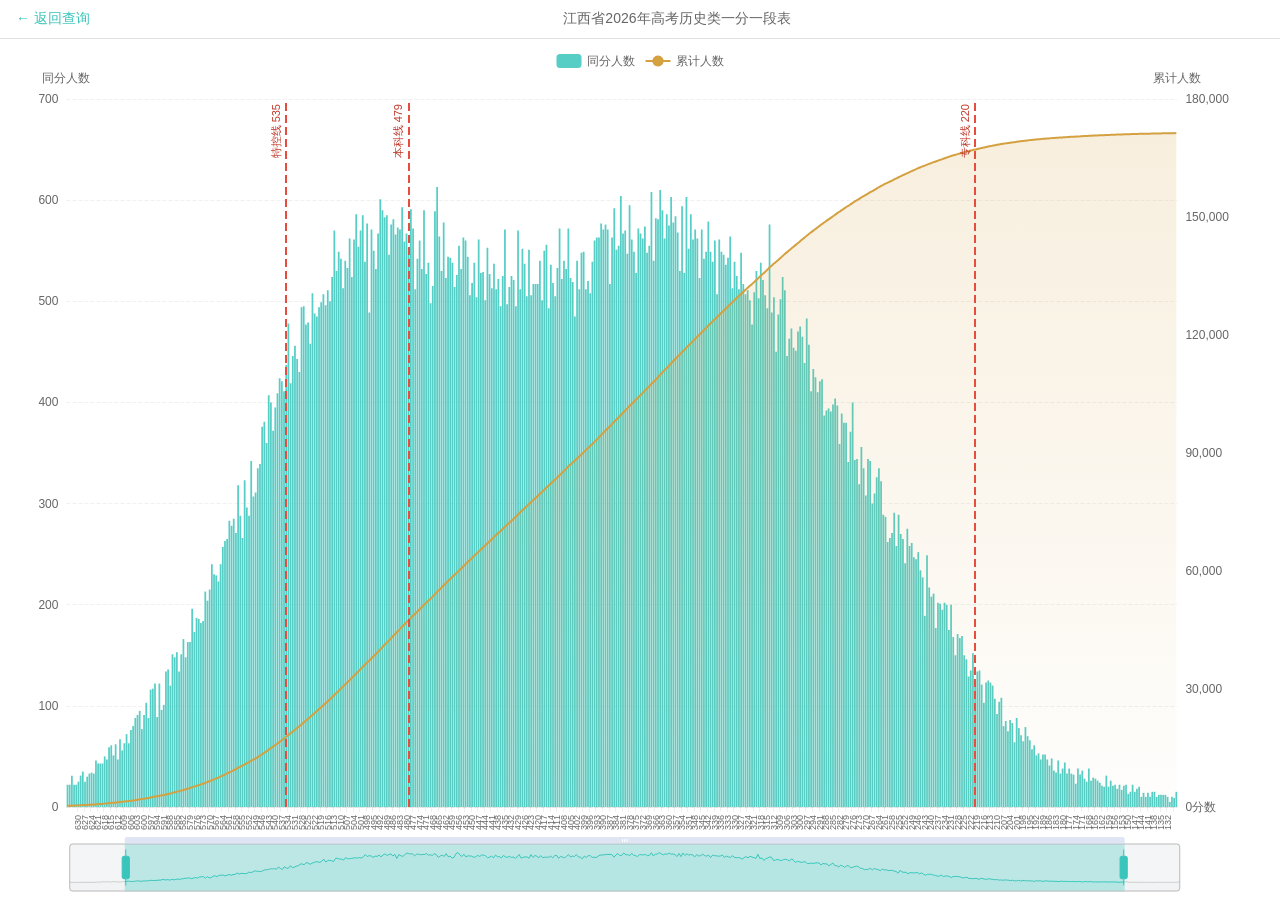
<file: score_chart/ls.html>
<!DOCTYPE html>
<html lang="zh-CN">
<head>
<meta charset="UTF-8">
<meta name="viewport" content="width=device-width, initial-scale=1.0">
<title>江西省2026年高考历史类一分一段表</title>
<script>
// 深色模式首屏同步（与主站一致，避免闪烁）
(function(){try{var d=localStorage.getItem('dark_mode');if(d===null)d=window.matchMedia('(prefers-color-scheme:dark)').matches;else d=d==='true';if(d)document.documentElement.classList.add('dark-mode')}catch(e){}})();
// portrait=1 参数：禁止横屏旋转提示（小程序 webview 使用）
var noRotate = new URLSearchParams(location.search).get('portrait') === '1'
if (noRotate) document.documentElement.classList.add('no-rotate')
</script>
<script src="lib/echarts.min.js"></script>
<style>
* { margin: 0; padding: 0; box-sizing: border-box; }
html, body { height: 100%; }
:root {
  --primary: #39C5BB;
  --text: #333;
  --text-secondary: #666;
  --text-muted: #999;
  --bg: #f5f5f5;
  --card-bg: #fff;
  --border: #e0e0e0;
}
:root.dark-mode {
  --primary: #66CCFF;
  --text: #e0e0e0;
  --text-secondary: #aaa;
  --text-muted: #777;
  --bg: #121212;
  --card-bg: #1e1e2e;
  --border: #333;
}
body { background: var(--bg); display: flex; flex-direction: column; font-family: -apple-system, BlinkMacSystemFont, "Segoe UI", "PingFang SC", "Hiragino Sans GB", "Microsoft YaHei", sans-serif; color: var(--text); }
.nav-bar { display: flex; align-items: center; justify-content: space-between; padding: 10px 16px; background: var(--card-bg); border-bottom: 1px solid var(--border); flex-shrink: 0; }
.nav-bar a { color: var(--primary); text-decoration: none; font-size: 14px; display: flex; align-items: center; gap: 4px; }
.nav-bar .nav-title { font-size: 14px; color: var(--text-secondary); }
#chart { flex: 1; background: var(--card-bg); border-radius: 0; touch-action: none; }
#rotate-overlay { display: none; position: fixed; top: 0; left: 0; width: 100%; height: 100%; background: #1a1a2e; z-index: 9999; flex-direction: column; align-items: center; justify-content: center; color: #fff; text-align: center; padding: 40px; }
#rotate-overlay .icon { font-size: 64px; margin-bottom: 24px; animation: rotate-phone 2s ease-in-out infinite; }
#rotate-overlay .rotate-text { font-size: 22px; font-weight: 600; margin-bottom: 12px; }
#rotate-overlay .rotate-hint { font-size: 15px; color: rgba(255,255,255,0.6); line-height: 1.5; }
@keyframes rotate-phone { 0%,100% { transform: rotate(0deg); } 50% { transform: rotate(90deg); } }
@media (orientation: portrait) and (max-width: 768px) { #rotate-overlay { display: flex; } body { overflow: hidden; } }
.no-rotate #rotate-overlay { display: none !important; }
.no-rotate body { overflow: auto !important; }
</style>
</head>
<body>
<div class="nav-bar">
  <a href="../history/">&larr; 返回查询</a>
  <span class="nav-title">江西省2026年高考历史类一分一段表</span>
  <span></span>
</div>
<div id="chart"></div>
<div id="rotate-overlay">
  <div class="icon">📱</div>
  <div class="rotate-text">请将设备旋转至横屏</div>
  <div class="rotate-hint">横屏模式可查看完整的一分一段分布图</div>
</div>
<script>
const scores = [
663,662,661,660,659,658,657,656,655,654,653,652,651,650,649,648,647,646,645,644,
643,642,641,640,639,638,637,636,635,634,633,632,631,630,629,628,627,626,625,624,
623,622,621,620,619,618,617,616,615,614,613,612,611,610,609,608,607,606,605,604,
603,602,601,600,599,598,597,596,595,594,593,592,591,590,589,588,587,586,585,584,
583,582,581,580,579,578,577,576,575,574,573,572,571,570,569,568,567,566,565,564,
563,562,561,560,559,558,557,556,555,554,553,552,551,550,549,548,547,546,545,544,
543,542,541,540,539,538,537,536,535,534,533,532,531,530,529,528,527,526,525,524,
523,522,521,520,519,518,517,516,515,514,513,512,511,510,509,508,507,506,505,504,
503,502,501,500,499,498,497,496,495,494,493,492,491,490,489,488,487,486,485,484,
483,482,481,480,479,478,477,476,475,474,473,472,471,470,469,468,467,466,465,464,
463,462,461,460,459,458,457,456,455,454,453,452,451,450,449,448,447,446,445,444,
443,442,441,440,439,438,437,436,435,434,433,432,431,430,429,428,427,426,425,424,
423,422,421,420,419,418,417,416,415,414,413,412,411,410,409,408,407,406,405,404,
403,402,401,400,399,398,397,396,395,394,393,392,391,390,389,388,387,386,385,384,
383,382,381,380,379,378,377,376,375,374,373,372,371,370,369,368,367,366,365,364,
363,362,361,360,359,358,357,356,355,354,353,352,351,350,349,348,347,346,345,344,
343,342,341,340,339,338,337,336,335,334,333,332,331,330,329,328,327,326,325,324,
323,322,321,320,319,318,317,316,315,314,313,312,311,310,309,308,307,306,305,304,
303,302,301,300,299,298,297,296,295,294,293,292,291,290,289,288,287,286,285,284,
283,282,281,280,279,278,277,276,275,274,273,272,271,270,269,268,267,266,265,264,
263,262,261,260,259,258,257,256,255,254,253,252,251,250,249,248,247,246,245,244,
243,242,241,240,239,238,237,236,235,234,233,232,231,230,229,228,227,226,225,224,
223,222,221,220,219,218,217,216,215,214,213,212,211,210,209,208,207,206,205,204,
203,202,201,200,199,198,197,196,195,194,193,192,191,190,189,188,187,186,185,184,
183,182,181,180,179,178,177,176,175,174,173,172,171,170,169,168,167,166,165,164,
163,162,161,160,159,158,157,156,155,154,153,152,151,150,149,148,147,146,145,144,
143,142,141,140,139,138,137,136,135,134,133,132,131,130,129,128,127,126,125,124,
123,122,121,120,119,118,117,116,115,114,113,112,111,110,109,108,107,106,105,104,
103,102,101,100];
const counts = [
24,1,2,6,2,4,7,4,6,5,4,5,4,3,11,7,9,14,15,14,
18,7,22,16,14,12,13,15,22,22,31,22,22,25,31,35,25,30,33,34,
33,46,43,43,43,50,47,59,61,51,62,47,67,56,63,72,63,76,80,88,
91,95,77,91,103,88,116,117,122,89,122,96,101,134,136,120,151,148,153,134,
151,166,148,163,163,196,173,187,186,182,184,213,204,215,240,230,229,223,240,257,
263,265,283,278,285,271,318,288,266,323,296,288,342,307,311,335,339,376,381,360,
407,400,372,395,409,424,421,411,437,478,419,446,456,443,430,494,495,477,479,458,
508,488,485,494,499,507,496,511,500,524,570,530,549,542,513,540,533,562,524,561,
586,554,570,585,539,577,489,571,550,532,567,601,590,583,585,546,576,581,566,573,
571,593,559,567,552,591,572,512,542,560,532,590,527,538,498,515,589,613,564,530,
578,523,544,543,538,514,526,555,532,563,560,544,506,518,538,504,561,528,529,501,
553,527,513,537,512,522,495,525,571,497,514,525,521,495,570,512,552,537,505,551,
506,517,517,517,540,501,550,556,493,536,518,505,533,572,522,540,532,572,523,519,
485,540,512,548,549,512,520,508,539,560,563,563,577,571,576,571,517,563,592,551,
555,604,567,570,547,595,561,549,528,572,567,562,574,548,555,608,540,582,581,610,
590,562,586,575,603,578,584,568,530,594,528,603,552,586,561,571,562,523,571,542,
549,579,549,539,560,507,561,549,546,536,543,564,513,539,525,512,548,517,507,511,
501,477,509,530,503,538,521,506,493,576,489,504,450,487,502,524,511,446,463,473,
454,451,470,475,465,439,483,457,411,433,425,410,421,423,387,392,394,391,398,404,
397,359,389,380,380,341,371,400,343,344,319,356,335,308,344,342,300,310,326,335,
322,289,287,262,266,271,291,258,289,270,265,241,275,258,261,247,245,252,234,227,
189,249,217,208,211,177,202,201,195,202,200,175,200,168,150,171,167,169,150,146,
129,135,152,120,134,135,121,103,123,125,123,120,107,92,104,108,80,85,75,86,
83,64,88,78,71,65,79,70,66,57,61,51,53,47,52,52,47,41,48,36,
34,46,33,38,44,33,38,33,32,23,38,32,36,28,25,38,26,29,28,26,
24,21,20,31,20,26,21,22,18,22,17,21,22,13,15,22,15,18,20,10,
14,10,14,10,15,15,10,12,12,12,12,10,5,10,9,15,17,5,7,3,
8,6,4,4,9,2,6,1,8,3,2,3,7,4,2,3,6,5,6,4,
5,3,12,6];
const cumulatives = [
24,25,27,33,35,39,46,50,56,61,65,70,74,77,88,95,104,118,133,147,
165,172,194,210,224,236,249,264,286,308,339,361,383,408,439,474,499,529,562,596,
629,675,718,761,804,854,901,960,1021,1072,1134,1181,1248,1304,1367,1439,1502,1578,1658,1746,
1837,1932,2009,2100,2203,2291,2407,2524,2646,2735,2857,2953,3054,3188,3324,3444,3595,3743,3896,4030,
4181,4347,4495,4658,4821,5017,5190,5377,5563,5745,5929,6142,6346,6561,6801,7031,7260,7483,7723,7980,
8243,8508,8791,9069,9354,9625,9943,10231,10497,10820,11116,11404,11746,12053,12364,12699,13038,13414,13795,14155,
14562,14962,15334,15729,16138,16562,16983,17394,17831,18309,18728,19174,19630,20073,20503,20997,21492,21969,22448,22906,
23414,23902,24387,24881,25380,25887,26383,26894,27394,27918,28488,29018,29567,30109,30622,31162,31695,32257,32781,33342,
33928,34482,35052,35637,36176,36753,37242,37813,38363,38895,39462,40063,40653,41236,41821,42367,42943,43524,44090,44663,
45234,45827,46386,46953,47505,48096,48668,49180,49722,50282,50814,51404,51931,52469,52967,53482,54071,54684,55248,55778,
56356,56879,57423,57966,58504,59018,59544,60099,60631,61194,61754,62298,62804,63322,63860,64364,64925,65453,65982,66483,
67036,67563,68076,68613,69125,69647,70142,70667,71238,71735,72249,72774,73295,73790,74360,74872,75424,75961,76466,77017,
77523,78040,78557,79074,79614,80115,80665,81221,81714,82250,82768,83273,83806,84378,84900,85440,85972,86544,87067,87586,
88071,88611,89123,89671,90220,90732,91252,91760,92299,92859,93422,93985,94562,95133,95709,96280,96797,97360,97952,98503,
99058,99662,100229,100799,101346,101941,102502,103051,103579,104151,104718,105280,105854,106402,106957,107565,108105,108687,109268,109878,
110468,111030,111616,112191,112794,113372,113956,114524,115054,115648,116176,116779,117331,117917,118478,119049,119611,120134,120705,121247,
121796,122375,122924,123463,124023,124530,125091,125640,126186,126722,127265,127829,128342,128881,129406,129918,130466,130983,131490,132001,
132502,132979,133488,134018,134521,135059,135580,136086,136579,137155,137644,138148,138598,139085,139587,140111,140622,141068,141531,142004,
142458,142909,143379,143854,144319,144758,145241,145698,146109,146542,146967,147377,147798,148221,148608,149000,149394,149785,150183,150587,
150984,151343,151732,152112,152492,152833,153204,153604,153947,154291,154610,154966,155301,155609,155953,156295,156595,156905,157231,157566,
157888,158177,158464,158726,158992,159263,159554,159812,160101,160371,160636,160877,161152,161410,161671,161918,162163,162415,162649,162876,
163065,163314,163531,163739,163950,164127,164329,164530,164725,164927,165127,165302,165502,165670,165820,165991,166158,166327,166477,166623,
166752,166887,167039,167159,167293,167428,167549,167652,167775,167900,168023,168143,168250,168342,168446,168554,168634,168719,168794,168880,
168963,169027,169115,169193,169264,169329,169408,169478,169544,169601,169662,169713,169766,169813,169865,169917,169964,170005,170053,170089,
170123,170169,170202,170240,170284,170317,170355,170388,170420,170443,170481,170513,170549,170577,170602,170640,170666,170695,170723,170749,
170773,170794,170814,170845,170865,170891,170912,170934,170952,170974,170991,171012,171034,171047,171062,171084,171099,171117,171137,171147,
171161,171171,171185,171195,171210,171225,171235,171247,171259,171271,171283,171293,171298,171308,171317,171332,171349,171354,171361,171364,
171372,171378,171382,171386,171395,171397,171403,171404,171412,171415,171417,171420,171427,171431,171433,171436,171442,171447,171453,171457,
171462,171465,171477,171483];

const isDark = document.documentElement.classList.contains('dark-mode');

function getThemeOpt(dark) {
  const axisColor = dark ? '#aaa' : '#666';
  const splitColor = dark ? 'rgba(255,255,255,0.08)' : 'rgba(0,0,0,0.06)';
  return {
    tooltip: {
      trigger: 'axis',
      triggerOn: 'mousemove|click',
      backgroundColor: dark ? 'rgba(30,30,46,0.95)' : 'rgba(255,255,255,0.95)',
      borderColor: dark ? '#444' : '#ccc',
      textStyle: { color: dark ? '#e0e0e0' : '#333', fontSize: 12 },
      formatter: function(params) {
        const score = params[0].axisValue;
        let count = '', cum = '';
        params.forEach(p => {
          if (p.seriesName === '同分人数') count = p.value;
          if (p.seriesName === '累计人数') cum = p.value;
        });
        return '<b>' + score + '分</b><br/>同分人数: ' + count + '人<br/>≥该分累计: ' + cum + '人';
      }
    },
    axisPointer: {
      type: 'cross',
      snap: true,
      label: {
        backgroundColor: dark ? 'rgba(30,30,46,0.9)' : 'rgba(255,255,255,0.9)',
        borderColor: dark ? '#555' : '#ccc',
        textStyle: { color: dark ? '#e0e0e0' : '#333', fontSize: 10 }
      },
      lineStyle: {
        color: dark ? 'rgba(102,204,255,0.5)' : 'rgba(57,197,187,0.5)',
        type: 'dashed'
      },
      crossStyle: {
        color: dark ? 'rgba(102,204,255,0.3)' : 'rgba(57,197,187,0.3)'
      },
      z: -10
    },
    legend: {
      data: ['同分人数', '累计人数'],
      top: 10,
      textStyle: { color: axisColor }
    },
    grid: {
      left: '3%', right: '4%', bottom: 70, containLabel: true
    },
    xAxis: {
      type: 'category',
      data: scores,
      axisLabel: { rotate: 90, fontSize: 9, interval: 2, color: axisColor },
      name: '分数',
      nameTextStyle: { fontSize: 12, color: axisColor },
      axisLine: { lineStyle: { color: splitColor } },
      axisPointer: { label: { align: 'center' } }
    },
    yAxis: [
      {
        type: 'value', name: '同分人数', position: 'left',
        splitLine: { show: true, lineStyle: { color: splitColor, type: 'dashed' } },
        min: 0,
        axisLabel: { color: axisColor, formatter: function(v) { return Math.round(v); } },
        nameTextStyle: { color: axisColor },
        axisLine: { lineStyle: { color: splitColor } }
      },
      {
        type: 'value', name: '累计人数', position: 'right',
        splitLine: { show: false },
        axisLabel: { color: axisColor },
        nameTextStyle: { color: axisColor },
        axisLine: { lineStyle: { color: splitColor } }
      }
    ],
    dataZoom: [
      {
        type: 'inside', start: 5, end: 95,
        zoomOnMouseWheel: true,
        moveOnMouseWheel: true
      },
      { type: 'slider', start: 5, end: 95, bottom: 15, height: 48, z: 100,
        borderColor: dark ? '#555' : '#bbb',
        backgroundColor: dark ? 'rgba(255,255,255,0.05)' : 'rgba(47,69,84,0.05)',
        fillerColor: dark ? 'rgba(102,204,255,0.3)' : 'rgba(57,197,187,0.3)',
        handleSize: 36,
        handleStyle: { color: dark ? '#66CCFF' : '#39C5BB', borderColor: dark ? '#66CCFF' : '#39C5BB' },
        borderWidth: 1,
        labelPrecision: 0,
        textStyle: { fontSize: 12, color: axisColor },
        dataBackground: {
          lineStyle: { color: dark ? '#555' : '#ccc', width: 1 },
          areaStyle: { color: dark ? 'rgba(255,255,255,0.05)' : 'rgba(0,0,0,0.03)' }
        },
        selectedDataBackground: {
          lineStyle: { color: dark ? '#66CCFF' : '#39C5BB', width: 1 },
          areaStyle: { color: dark ? 'rgba(102,204,255,0.2)' : 'rgba(57,197,187,0.2)' }
        }
      }
    ],
    series: [
      {
        name: '同分人数', type: 'bar', data: counts,
        itemStyle: { color: dark ? '#66CCFF' : '#39C5BB', opacity: 0.85 },
        yAxisIndex: 0, barMaxWidth: 8, barGap: '-100%', barCategoryGap: '20%',
        markLine: {
          silent: true, symbol: 'none',
          lineStyle: { color: '#e74c3c', width: 2, type: 'dashed' },
          label: { formatter: function(p){return p.name;}, color: dark ? '#ff6b6b' : '#c0392b', fontSize: 11, position: 'insideEndTop' },
          data: [
            { xAxis: 128, name: '特控线 535' },
            { xAxis: 184, name: '本科线 479' },
            { xAxis: 443, name: '专科线 220' },
          ]
        }
      },
      {
        name: '累计人数', type: 'line', data: cumulatives,
        itemStyle: { color: dark ? '#f0a030' : '#d4a040' },
        lineStyle: { width: 2 }, yAxisIndex: 1,
        symbol: 'none', smooth: true,
        areaStyle: {
          color: {
            type: 'linear', x: 0, y: 0, x2: 0, y2: 1,
            colorStops: [
              { offset: 0, color: dark ? 'rgba(240,160,48,0.25)' : 'rgba(212,160,64,0.25)' },
              { offset: 1, color: dark ? 'rgba(240,160,48,0.02)' : 'rgba(212,160,64,0.02)' }
            ]
          }
        }
      }
    ]
  };
}

const chartEl = document.getElementById('chart');
const chart = echarts.init(chartEl, null, { renderer: 'svg' });
const opts = getThemeOpt(isDark);
chart.setOption(opts);
// 确保 chart 内所有元素（含 SVG）不拦截触摸事件
chartEl.style.touchAction = 'none';
// ECharts 创建 SVG 根元素后强制设置 touch-action
var taTimer = setInterval(function() {
  var svg = chartEl.querySelector('svg');
  if (svg) {
    svg.style.setProperty('touch-action', 'none', 'important');
    svg.style.setProperty('-ms-touch-action', 'none', 'important');
    clearInterval(taTimer);
  }
}, 100);
window.addEventListener('resize', function() { chart.resize(); });

// 监听深色模式切换（通过 localStorage）
window.addEventListener('storage', function(e) {
  if (e.key === 'dark_mode') {
    var dark = e.newValue === 'true';
    document.documentElement.classList.toggle('dark-mode', dark);
    chart.setOption(getThemeOpt(dark));
    chart.resize();
  }
});

// Landscape lock detection for mobile
(function() {
  var overlay = document.getElementById('rotate-overlay');
  function checkOrientation() {
    if (window.innerWidth <= 768) {
      var isPortrait = window.innerHeight > window.innerWidth;
      overlay.style.display = isPortrait ? 'flex' : 'none';
      document.body.style.overflow = isPortrait ? 'hidden' : '';
      if (!isPortrait) chart.resize();
    } else {
      overlay.style.display = 'none';
      document.body.style.overflow = '';
    }
  }
  window.addEventListener('resize', checkOrientation);
  checkOrientation();
  // Try to force landscape via screen.orientation API (Android browsers)
  if (typeof screen !== 'undefined' && screen.orientation && screen.orientation.lock) {
    screen.orientation.lock('landscape').catch(function(){});
  }
})();
</script>
</body>
</html>
</file>
<file: history/style.css>
/* ============================================================
   Theme: 高考录取数据查询 - Mobile First
   Colors: #39C5BB (teal primary), #e64340 (red highlight)
   ============================================================ */

:root {
  --primary: #39C5BB;
  --primary-dark: #2DA89F;
  --primary-light: #edf9f7;
  --red: #e64340;
  --text: #333;
  --text-secondary: #666;
  --text-muted: #999;
  --bg: #f5f5f5;
  --card-bg: #fff;
  --border: #e0e0e0;
  --border-light: #f0f0f0;
  --radius: 8px;
  --radius-lg: 12px;
  --shadow: 0 2px 8px rgba(0,0,0,0.06);
  --font-size: 14px;
  /* rpx conversion: 1rpx ≈ 0.13333vw (750rpx = 100vw) */
  --rpx: calc(100vw / 750);
}

*, *::before, *::after {
  margin: 0;
  padding: 0;
  box-sizing: border-box;
}

html, body {
  height: 100%;
}

body {
  font-family: -apple-system, BlinkMacSystemFont, "Segoe UI", "PingFang SC", "Hiragino Sans GB", "Microsoft YaHei", sans-serif;
  font-size: var(--font-size);
  color: var(--text);
  background: var(--bg);
  -webkit-font-smoothing: antialiased;
  -webkit-overflow-scrolling: touch;
}

input, button, textarea {
  font-family: inherit;
  font-size: inherit;
}

/* ============================================================
   Loading Screen
   ============================================================ */
.page-loading {
  display: flex;
  justify-content: center;
  align-items: center;
  height: 100vh;
  background: var(--bg);
}

.load-box {
  background: var(--card-bg);
  border-radius: 12px;
  padding: 30px 40px;
  box-shadow: 0 4px 24px rgba(0,0,0,0.08);
  text-align: center;
  min-width: 200px;
}

.spinner {
  width: 32px;
  height: 32px;
  border: 3px solid var(--border);
  border-top-color: var(--primary);
  border-radius: 50%;
  margin: 0 auto 16px;
  animation: spin .8s linear infinite;
}

@keyframes spin {
  to { transform: rotate(360deg); }
}

/* 初始加载进度动画 — 在 JS 执行前自动推进 */
@keyframes initialProgress {
  0%   { width: 10%; }
  100% { width: 30%; }
}

.load-stage {
  font-size: 14px;
  color: var(--text-secondary);
  display: block;
  margin-bottom: 16px;
}

.progress-track {
  height: 6px;
  background: #e8e8e8;
  border-radius: 3px;
  overflow: hidden;
  margin-bottom: 8px;
}

.progress-fill {
  height: 100%;
  background: linear-gradient(90deg, var(--primary), var(--primary-dark));
  border-radius: 3px;
  transition: width .3s ease;
  /* 初始加载动画：alldata.js(~5MB)下载期间进度条自行前进，避免卡在10% */
  animation: initialProgress 3s ease-out forwards;
}

/* JS 接管后停掉 CSS 动画 */
.progress-fill.js-active {
  animation: none;
}

.load-pct {
  font-size: 12px;
  color: var(--text-muted);
}

/* ============================================================
   Main Page Layout
   ============================================================ */
.page {
  display: flex;
  flex-direction: column;
  height: 100vh;
}

/* 右侧结果区 — 始终作为 flex 容器，确保结果列表在竖屏下也能正确滚动加载 */
.right-col {
  flex: 1;
  display: flex;
  flex-direction: column;
  min-width: 0;
  min-height: 0;
  overflow: hidden;
  height: 100%;
}

/* ============================================================
   Filter Bar
   ============================================================ */
.filter-bar {
  background: var(--card-bg);
  padding: 6px 10px 4px;
  box-shadow: 0 2px 8px rgba(0,0,0,0.06);
  flex-shrink: 0;
  max-height: 1000px;
  overflow: hidden;
  opacity: 1;
  pointer-events: auto;
  transition: opacity .4s ease, padding .4s ease, max-height .4s ease;
}

.filter-bar.hidden {
  max-height: 0;
  padding-top: 0;
  padding-bottom: 0;
  opacity: 0;
  pointer-events: none;
}

.filter-row {
  display: flex;
  align-items: center;
  margin-bottom: 5px;
  flex-wrap: wrap;
}

.filter-row:last-child {
  margin-bottom: 0;
}

.filter-item {
  flex: 1;
  min-width: 0;
}

.filter-item.half {
  width: 50%;
  flex: none;
  box-sizing: border-box;
}

.filter-item.half:nth-child(odd) {
  padding-right: 3px;
}

.filter-item.half:nth-child(even) {
  padding-left: 3px;
}

.label {
  font-size: 11px;
  color: var(--text-muted);
  display: block;
  margin-bottom: 2px;
}

.input {
  border: 1px solid var(--border);
  border-radius: 6px;
  padding: 0 7px;
  font-size: 12px;
  height: 31px;
  line-height: 31px;
  width: 100%;
  box-sizing: border-box;
  background: #fafafa;
  color: var(--text);
  outline: none;
  -webkit-appearance: none;
  appearance: none;
}

.input:focus {
  border-color: var(--primary);
  background: var(--card-bg);
}

/* 隐藏数字输入框的 +/- 按钮 */
input[type="number"]::-webkit-inner-spin-button,
input[type="number"]::-webkit-outer-spin-button {
  -webkit-appearance: none;
  margin: 0;
}
input[type="number"] {
  -webkit-appearance: textfield;
  -moz-appearance: textfield;
  appearance: textfield;
}

.input-sm {
  height: 28px;
  line-height: 28px;
  font-size: 12px;
}

/* select dropdown replacement */
.custom-select {
  border: 1px solid var(--border);
  border-radius: 6px;
  padding: 5px 7px;
  font-size: 12px;
  line-height: 1.5;
  background: #fafafa;
  color: var(--text);
  cursor: pointer;
  position: relative;
}

/* Toggle row */
.toggle-row {
  justify-content: space-between;
  gap: 3px;
  padding: 2px 0;
}

.toggle-item {
  display: flex;
  align-items: center;
  gap: 3px;
  padding: 4px 6px;
  border-radius: 6px;
  border: 1px solid var(--border);
  background: #fafafa;
  flex: 1;
  justify-content: center;
  cursor: pointer;
  user-select: none;
  -webkit-tap-highlight-color: transparent;
}

.toggle-item.on {
  border-color: var(--primary);
  background: var(--primary-light);
}

.toggle-box {
  width: 14px;
  height: 14px;
  border-radius: 3px;
  border: 2px solid #ccc;
  display: flex;
  align-items: center;
  justify-content: center;
  flex-shrink: 0;
  box-sizing: border-box;
}

.toggle-box.checked {
  background: var(--primary);
  border-color: var(--primary);
}

.toggle-check {
  color: var(--card-bg);
  font-size: 9px;
  font-weight: bold;
  display: none;
}

.toggle-box.checked .toggle-check {
  display: inline;
}

.toggle-label {
  font-size: 11px;
  color: var(--text-secondary);
  white-space: nowrap;
}

.toggle-item.on .toggle-label {
  color: var(--primary);
  font-weight: bold;
}

/* Picker display */
.picker {
  border: 1px solid var(--border);
  border-radius: 6px;
  padding: 5px 7px;
  font-size: 12px;
  line-height: 1.5;
  background: #fafafa;
  color: var(--text);
  overflow: hidden;
  text-overflow: ellipsis;
  white-space: nowrap;
  cursor: pointer;
}

.placeholder-text {
  color: #ccc;
}

/* Year tabs */
.year-tabs {
  display: flex;
  gap: 6px;
  flex: 1;
  min-width: 0;
  overflow-x: auto;
  -webkit-overflow-scrolling: touch;
  scrollbar-width: none;
}

.year-tabs::-webkit-scrollbar {
  display: none;
}

.tab {
  padding: 6px 10px;
  border-radius: 6px;
  font-size: 12px;
  line-height: 1.4;
  border: 1px solid #ddd;
  color: var(--text-secondary);
  cursor: pointer;
  user-select: none;
  -webkit-tap-highlight-color: transparent;
  flex-shrink: 0;
}

.tab.active {
  background: var(--primary);
  color: var(--card-bg);
  border-color: var(--primary);
}

.tabs-row {
  flex-wrap: nowrap;
}

.header-actions {
  display: flex;
  align-items: center;
  flex-shrink: 0;
  margin-left: 6px;
  gap: 2px;
}

.help-btn {
  padding: 4px 5px;
  font-size: 12px;
  color: var(--primary);
  flex-shrink: 0;
  cursor: pointer;
  -webkit-tap-highlight-color: transparent;
}

.as-toggle-btn {
  border: 1px solid var(--primary);
  border-radius: 6px;
  padding: 3px 7px;
  margin-left: 2px;
}

.dark-toggle {
  display: inline-flex;
  align-items: center;
  padding: 4px 5px;
  cursor: pointer;
  -webkit-tap-highlight-color: transparent;
  user-select: none;
  line-height: 1;
  color: #222;
}
.dark-toggle svg {
  display: block;
}
:root.dark-mode .dark-toggle {
  color: #fff;
}

/* Action buttons */
.actions {
  padding-top: 4px;
  border-top: 1px solid var(--border-light);
  justify-content: space-between;
}

.btn {
  padding: 5px 12px;
  border-radius: 6px;
  font-size: 12px;
  line-height: 1.5;
  border: none;
  white-space: nowrap;
  flex: none;
  cursor: pointer;
  -webkit-tap-highlight-color: transparent;
}

.btn-search {
  background: var(--primary);
  color: var(--card-bg);
}

.btn-reset {
  background: #f0f0f0;
  color: var(--text-secondary);
}

/* Scrollable select for SR */
.scroll-select {
  max-height: 300px;
  overflow-y: auto;
}

.scroll-select-item {
  padding: 12px 16px;
  border-bottom: 1px solid var(--border-light);
  font-size: 14px;
  cursor: pointer;
  -webkit-tap-highlight-color: transparent;
  transition: background .15s;
}

.scroll-select-item:active {
  background: var(--primary-light);
}

.scroll-select-item.selected {
  color: var(--primary);
  font-weight: bold;
  background: var(--primary-light);
}

/* ============================================================
   Result Bar
   ============================================================ */
.result-bar {
  padding: 8px 12px;
  font-size: 12px;
  color: var(--text-muted);
  background: var(--bg);
  flex-shrink: 0;
  display: flex;
  justify-content: space-between;
  align-items: center;
}

.result-bar-left {
  display: flex;
  align-items: center;
  gap: 4px;
  min-width: 0;
}

.count {
  color: var(--primary);
  font-weight: bold;
}

.load-time {
  color: #bbb;
  font-size: 11px;
}

.toggle-filter-btn {
  padding: 3px 8px;
  border: 1px solid #ddd;
  border-radius: 6px;
  font-size: 11px;
  color: var(--text-secondary);
  flex-shrink: 0;
  cursor: pointer;
  -webkit-tap-highlight-color: transparent;
}

.result-bar-actions {
  display: none;
  align-items: center;
  gap: 2px;
  flex-shrink: 0;
}

/* ============================================================
   Result Cards
   ============================================================ */
.result-list {
  flex: 1;
  overflow-y: auto;
  padding: 8px 12px;
  box-sizing: border-box;
  -webkit-overflow-scrolling: touch;
}

.result-list::-webkit-scrollbar {
  width: 4px;
}

.result-list::-webkit-scrollbar-track {
  background: transparent;
}

.result-list::-webkit-scrollbar-thumb {
  background: #d0d0d0;
  border-radius: 2px;
}

.card {
  background: var(--card-bg);
  border-radius: var(--radius-lg);
  padding: 12px 16px;
  margin-bottom: 12px;
  box-shadow: var(--shadow);
}

.card-header {
  display: flex;
  align-items: baseline;
  gap: 6px;
  margin-bottom: 10px;
  padding-bottom: 8px;
  border-bottom: 1px solid var(--border-light);
}

.card-year {
  font-size: 11px;
  color: #666;
  background: var(--bg);
  padding: 1px 6px;
  border-radius: 3px;
}

.card-name {
  font-size: 15px;
  font-weight: bold;
  color: var(--text);
}

.card-code {
  font-size: 12px;
  color: var(--text-muted);
}

.tag-new {
  font-size: 10px;
  color: var(--card-bg);
  background: var(--red);
  padding: 1px 5px;
  border-radius: 3px;
  flex-shrink: 0;
  margin-left: auto;
}

.school-tag {
  font-size: 10px;
  padding: 1px 6px;
  border-radius: 3px;
  flex-shrink: 0;
  font-weight: 600;
  margin-left: 0;
}
.school-tag.tag-985 {
  background: #fce8d6;
  color: #d48a3a;
}
.school-tag.tag-211 {
  background: var(--primary-light);
  color: var(--primary);
}
.school-tag + .school-tag {
  margin-left: 4px;
}

.school-rank {
  font-size: 10px;
  padding: 1px 6px;
  border-radius: 3px;
  background: #CCEBFF;
  color: #66CCFF;
  font-weight: 500;
  margin-left: 4px;
}

.card-body {
  font-size: 13px;
}

.card-row {
  display: flex;
  align-items: center;
  gap: 4px;
  margin-bottom: 6px;
  flex-wrap: wrap;
}

.card-label {
  color: var(--text-muted);
  font-size: 12px;
  flex-shrink: 0;
}

.card-value {
  color: var(--text);
  margin-right: 6px;
}

.card-value.full {
  flex: 1;
  word-break: break-all;
}

.card-value.highlight {
  color: var(--red);
  font-weight: bold;
  font-size: 14px;
}

.card-link-row {
  margin-top: 4px;
  padding-top: 4px;
  border-top: 1px dashed var(--border);
}

.card-link {
  color: var(--primary);
  font-size: 13px;
  text-decoration: none;
  word-break: break-all;
}

.card-link:hover {
  text-decoration: underline;
}

/* ============================================================
   志愿填报辅助 — 左下面板
   ============================================================ */
.filter-fields {
  flex: 1;
  overflow-y: auto;
}

.assistant-section {
  display: none;
  flex-shrink: 0;
  border-top: 1px solid var(--border);
  background: var(--card-bg);
}

.as-toggle-row {
  display: flex;
  align-items: center;
  justify-content: space-between;
  padding: 8px 10px;
  cursor: pointer;
  user-select: none;
  -webkit-tap-highlight-color: transparent;
}

.as-toggle-title {
  font-size: 13px;
  font-weight: bold;
  color: var(--primary);
}

.as-toggle-arrow {
  display: flex;
  align-items: center;
  justify-content: center;
  width: 20px;
  height: 20px;
  color: var(--text-muted);
  transition: transform .25s ease;
  flex-shrink: 0;
}

.as-toggle-arrow svg {
  display: block;
}

/* 折叠状态：箭头向上翻转（指向展开方向） */
.assistant-section.collapsed .as-toggle-arrow svg {
  transform: rotate(180deg);
}

.assistant-section.collapsed .as-body {
  display: none;
}

.as-body {
  padding: 0 10px 10px;
}

.as-row {
  display: flex;
  gap: 6px;
  margin-bottom: 6px;
}

.as-half {
  flex: 1;
  min-width: 0;
}

.as-full {
  flex: 1;
}

.as-label {
  font-size: 11px;
  color: var(--text-muted);
  display: block;
  margin-bottom: 2px;
}

.picker-sm {
  padding: 4px 6px;
  font-size: 11px;
  line-height: 1.4;
}

.as-row-algo-adjust {
  display: flex;
  gap: 6px;
  align-items: flex-start;
}

.as-algo-picker-section {
  flex: 1;
  min-width: 0;
}

.algo-toggle {
  flex: none;
  margin-top: 14px;
  align-self: flex-start;
}

.algo-desc {
  display: block;
  font-size: 11px;
  color: var(--text-muted);
  margin-top: 4px;
  line-height: 1.5;
}

.scroll-select-item strong {
  font-size: 13px;
  font-weight: 600;
}

.scroll-select-item.selected .algo-desc {
  color: var(--text-secondary);
}

.as-action {
  margin-top: 8px;
}

.as-action .btn {
  width: 100%;
}

/* ============================================================
   志愿填报辅助 — 右侧结果
   ============================================================ */
.assistant-results {
  flex: 1;
  display: flex;
  flex-direction: column;
  overflow: hidden;
  min-height: 0;
}

.as-header-simple {
  display: flex;
  align-items: center;
  justify-content: space-between;
  padding: 8px 14px;
  background: var(--card-bg);
  border-bottom: 1px solid var(--border);
  flex-shrink: 0;
  font-size: 13px;
  font-weight: bold;
  color: var(--primary);
}

.as-header-simple .as-header-close {
  font-size: 12px;
  color: var(--text-muted);
  cursor: pointer;
  padding: 2px 8px;
  border-radius: 4px;
  border: 1px solid var(--border);
  font-weight: normal;
}

.as-header-simple .as-header-close:hover {
  color: var(--text);
  border-color: var(--text-muted);
}

/* 手机端隐藏结果头部栏（由 header-actions 切换替代） */
@media (max-width: 859px) {
  .as-header-simple {
    display: none;
  }
}

/* Columns container */
.as-columns {
  flex: 1;
  display: flex;
  gap: 8px;
  padding: 8px;
  overflow: hidden;
  min-height: 0;
  height: 100%;
}

.as-column {
  flex: 1;
  display: flex;
  flex-direction: column;
  min-width: 0;
  min-height: 0;
  overflow: hidden;
  position: relative;
}

.as-column-header {
  font-size: 14px;
  font-weight: bold;
  padding: 8px 10px;
  border-radius: 6px;
  margin-bottom: 8px;
  text-align: center;
  flex-shrink: 0;
}

.as-column-header.reach {
  background: #E3F2FD;
  color: #1565C0;
  border: 1px solid #BBDEFB;
}

.as-column-header.safe {
  background: #E0F7F5;
  color: #00897B;
  border: 1px solid #B2DFDB;
}

.as-column-header.fallback {
  background: #F5F5F5;
  color: #757575;
  border: 1px solid #E0E0E0;
}

.as-column-header-all {
  background: var(--primary-light);
  color: var(--primary-dark);
  border: 1px solid var(--primary);
  border-radius: 6px;
  padding: 8px 10px;
  margin-bottom: 8px;
  text-align: center;
  font-weight: bold;
  font-size: 14px;
  flex-shrink: 0;
}

.as-column-body {
  flex: 1;
  overflow-y: auto;
  -webkit-overflow-scrolling: touch;
  min-height: 0;
}

.as-column-body::-webkit-scrollbar {
  width: 3px;
}

.as-column-body::-webkit-scrollbar-thumb {
  background: #d0d0d0;
  border-radius: 2px;
}

/* Column tab bar (for narrow layout) */
.as-tab-bar {
  display: none;
  flex-shrink: 0;
  padding: 0 8px;
  gap: 6px;
  background: var(--bg);
  border-bottom: 1px solid var(--border);
}

.as-tab {
  flex: 1;
  padding: 8px 4px;
  font-size: 12px;
  text-align: center;
  cursor: pointer;
  border-bottom: 2px solid transparent;
  color: var(--text-muted);
}

.as-tab.active {
  color: var(--text);
  border-bottom-color: var(--primary);
  font-weight: bold;
}

.as-tab.reach.active {
  border-bottom-color: #1565C0;
  color: #1565C0;
}

.as-tab.safe.active {
  border-bottom-color: #00897B;
  color: #00897B;
}

.as-tab.fallback.active {
  border-bottom-color: #757575;
  color: #757575;
}

.as-empty {
  text-align: center;
  padding: 40px 16px;
  color: var(--text-muted);
  font-size: 13px;
}

/* Loading indicator for assistant */
.as-loading {
  display: flex;
  flex-direction: column;
  align-items: center;
  justify-content: center;
  padding: 60px 16px;
  color: var(--text-muted);
  font-size: 13px;
  gap: 14px;
}
.as-loading-spinner {
  width: 26px;
  height: 26px;
  border: 3px solid var(--border);
  border-top-color: var(--primary);
  border-radius: 50%;
  animation: as-spin 0.7s linear infinite;
}
@keyframes as-spin { to { transform: rotate(360deg); } }

/* Tab bar inside .as-columns (hidden by default, shown on narrow) */
.as-tab-bar {
  display: none;
  flex-shrink: 0;
  gap: 6px;
  background: var(--bg);
  border-bottom: 1px solid var(--border);
  padding: 0 8px;
}

.as-columns.tab-mode {
  flex-direction: column;
}

.as-columns.tab-mode .as-tab-bar {
  display: flex;
}

.as-columns.tab-mode .as-column:not(.active) {
  display: none;
}

.as-columns.tab-mode .as-column.active {
  display: flex;
}

@media (max-width: 1050px) {
  .as-columns:not(.force-columns) {
    flex-direction: column;
  }
  .as-columns:not(.force-columns) .as-tab-bar {
    display: flex;
  }
  .as-columns:not(.force-columns) .as-column:not(.active) {
    display: none;
  }
  .as-columns:not(.force-columns) .as-column.active {
    display: flex;
  }
}


.card-value.badge {
  background: #CCEBFF;
  color: #66CCFF;
  padding: 1px 6px;
  border-radius: 3px;
  font-size: 11px;
}

.card-value.tag {
  background: #d4f0ed;
  color: var(--primary);
  padding: 1px 6px;
  border-radius: 3px;
  font-size: 11px;
}

/* Year label (grouped mode) */
.gp-label {
  font-size: 11px;
  font-weight: bold;
  color: var(--primary);
  background: #e8f5e9;
  padding: 1px 6px;
  border-radius: 3px;
  margin-right: 4px;
}

.gp-year {
  background: var(--primary-light);
  margin: 2px -6px 4px;
  padding: 4px 6px;
  border-radius: 6px;
}

/* Remark collapse */
.card-remark-header {
  margin-top: 4px;
  padding-top: 6px;
  border-top: 1px dashed #eee;
  cursor: pointer;
}

.card-remark-toggle {
  font-size: 11px;
  color: var(--primary);
  flex-shrink: 0;
  margin-left: auto;
  display: inline-flex;
  align-items: center;
  gap: 2px;
}
.card-remark-toggle svg {
  width: 12px;
  height: 12px;
}

.card-remark-body {
  padding: 4px 0 2px;
}

.card-remark-body .card-value {
  font-size: 12px;
  line-height: 1.6;
  color: var(--text-secondary);
  white-space: pre-wrap;
  word-break: break-all;
}

/* 同专业组其他专业列表 */
.adjust-majors-list {
  display: flex;
  flex-direction: column;
  gap: 2px;
  width: 100%;
  padding: 2px 0;
}
.adjust-major-item {
  font-size: 12px;
  color: var(--text-secondary);
  line-height: 1.7;
  padding: 1px 0;
}
.adjust-major-item .major-name {
  color: var(--text);
  font-weight: 500;
}
.adjust-major-item .major-detail {
  color: var(--text-muted);
  font-size: 11px;
}
.adjust-major-tier {
  display: inline-block;
  font-size: 9px;
  font-weight: bold;
  color: #fff;
  padding: 0 5px;
  border-radius: 3px;
  line-height: 16px;
  margin: 0 2px;
}

/* 竖屏卡片内专业表格（同组全部专业） */
.as-pt-table {
  display: flex;
  flex-direction: column;
  width: 100%;
  margin-top: 2px;
}
.as-pt-tr {
  display: flex;
  align-items: center;
  gap: 4px;
  padding: 6px 0;
  border-bottom: 1px solid var(--border-light);
  font-size: 12px;
}
.as-pt-tr:last-child {
  border-bottom: none;
}
.as-pt-tr-matched {
  background: var(--primary-light);
  border-bottom-color: transparent;
}
.as-pt-tr-top6 {
  background: var(--primary-light);
}
.as-pt-td {
  flex-shrink: 0;
  overflow: hidden;
  text-overflow: ellipsis;
  white-space: nowrap;
}
.as-pt-td-num {
  width: 18px;
  text-align: center;
  color: var(--text-muted);
  font-size: 10px;
  flex-shrink: 0;
}
.as-pt-td-name {
  flex: 1;
  min-width: 50px;
  font-weight: 500;
}
.as-pt-td-code {
  width: 36px;
  color: var(--text-muted);
  font-size: 10px;
  text-align: center;
  flex-shrink: 0;
}
.as-pt-td-2024,
.as-pt-td-2025 {
  width: 68px;
  text-align: right;
  color: var(--text-secondary);
  font-size: 11px;
  flex-shrink: 0;
}

/* Year diff section */
.diff-section {
  margin-top: 8px;
  padding-top: 6px;
  border-top: 1px solid var(--border-light);
}

.diff-group {
  margin-bottom: 8px;
}

.diff-field {
  font-size: 12px;
  font-weight: bold;
  color: var(--text);
  display: block;
  margin-bottom: 3px;
}

.diff-entry {
  display: flex;
  align-items: center;
  gap: 4px;
  padding: 2px 0 2px 8px;
}

.diff-years {
  font-size: 11px;
  color: var(--primary);
  font-weight: bold;
  flex-shrink: 0;
  min-width: 50px;
}

.diff-arrow {
  font-size: 11px;
  color: #ccc;
  flex-shrink: 0;
}

.diff-val {
  font-size: 12px;
  color: var(--red);
  font-weight: bold;
  word-break: break-all;
}

/* ============================================================
   Float Button (scroll to top)
   ============================================================ */
.float-btn {
  position: fixed;
  right: 12px;
  bottom: 100px;
  width: 48px;
  height: 48px;
  border-radius: 50%;
  background: rgba(0,0,0,0.65);
  color: #fff;
  display: flex;
  align-items: center;
  justify-content: center;
  box-shadow: 0 2px 8px rgba(0,0,0,0.2);
  z-index: 50;
  cursor: pointer;
  -webkit-tap-highlight-color: transparent;
  border: none;
  user-select: none;
  transition: transform .2s ease, opacity .2s ease;
}

.float-btn:active {
  transform: scale(0.92);
  opacity: 0.85;
}

.float-arrow {
  width: 18px;
  height: 18px;
  display: block;
}

.float-text {
  display: none;
}

/* ============================================================
   Modal (Province Picker / SR Picker)
   ============================================================ */
.modal-overlay {
  position: fixed;
  top: 0; left: 0; right: 0; bottom: 0;
  background: rgba(0,0,0,0.4);
  z-index: 100;
  display: flex;
  align-items: center;
  justify-content: center;
}

.modal {
  position: fixed;
  left: 5%;
  right: 5%;
  top: 15%;
  bottom: 15%;
  background: var(--card-bg);
  border-radius: 12px;
  z-index: 101;
  display: flex;
  flex-direction: column;
  overflow: hidden;
}

.modal-sm {
  top: 30%;
  bottom: auto;
  max-height: 50%;
}

.modal-header {
  padding: 12px 16px;
  border-bottom: 1px solid var(--border-light);
  flex-shrink: 0;
}

.modal-title {
  font-size: 15px;
  font-weight: bold;
  display: block;
  margin-bottom: 8px;
}

.modal-actions {
  display: flex;
  gap: 8px;
}

.modal-btn {
  padding: 4px 10px;
  border-radius: 6px;
  font-size: 13px;
  background: #f0f0f0;
  color: var(--text-secondary);
  cursor: pointer;
  -webkit-tap-highlight-color: transparent;
}

.modal-btn.confirm {
  background: var(--primary);
  color: var(--card-bg);
}

.modal-body {
  flex: 1;
  overflow-y: auto;
  -webkit-overflow-scrolling: touch;
}

.modal-body::-webkit-scrollbar {
  width: 4px;
}

.modal-body::-webkit-scrollbar-track {
  background: transparent;
}

.modal-body::-webkit-scrollbar-thumb {
  background: #d0d0d0;
  border-radius: 2px;
}

.modal-item {
  display: flex;
  align-items: center;
  padding: 10px 16px;
  border-bottom: 1px solid var(--border-light);
  cursor: pointer;
  -webkit-tap-highlight-color: transparent;
}

.modal-item-text {
  font-size: 14px;
  margin-left: 8px;
}

/* Custom checkbox */
.check-box {
  width: 18px;
  height: 18px;
  border-radius: 3px;
  border: 2px solid #ccc;
  display: flex;
  align-items: center;
  justify-content: center;
  flex-shrink: 0;
  box-sizing: border-box;
}

.check-box.checked {
  background: var(--primary);
  border-color: var(--primary);
}

.check-mark {
  color: var(--card-bg);
  font-size: 11px;
  font-weight: bold;
}

/* ============================================================
   Tutorial / Guide
   ============================================================ */
.tutorial-overlay {
  position: fixed;
  top: 0; left: 0; right: 0; bottom: 0;
  background: var(--bg);
  z-index: 200;
  display: flex;
  align-items: center;
  justify-content: center;
}

.tutorial-modal {
  width: 100%;
  height: 100%;
  background: var(--bg);
  display: flex;
  flex-direction: column;
}

.tutorial-header {
  display: flex;
  justify-content: space-between;
  align-items: center;
  padding: 20px 16px 10px;
  background: var(--card-bg);
  flex-shrink: 0;
}

.tutorial-title {
  font-size: 17px;
  font-weight: bold;
  color: var(--text);
}

.tutorial-skip {
  font-size: 14px;
  color: var(--text-muted);
  padding: 4px 8px;
  cursor: pointer;
  -webkit-tap-highlight-color: transparent;
}

.tutorial-card-area {
  flex: 1;
  position: relative;
  overflow: hidden;
}

.tutorial-scroll {
  height: 100%;
  overflow-y: auto;
  -webkit-overflow-scrolling: touch;
  padding: 0 16px 240px 16px;
}

/* Demo card inside tutorial */
.demo-card {
  background: var(--card-bg);
  border-radius: 12px;
  padding: 12px 16px;
  box-shadow: 0 4px 20px rgba(0,0,0,0.08);
}

/* Highlight row background (tutorial) */
.row-highlight {
  background: #fff5f5;
  margin: 2px -6px 4px;
  padding: 4px 6px;
  border-radius: 6px;
}

/* Card row dimming for tutorial */
.demo-card .card-row,
.demo-card .card-header,
.demo-card .diff-section {
  opacity: 0.2;
  transition: opacity .3s ease;
}

/* Demo assistant panel dimming — 半行级 dim，无需整行高亮 */
.demo-card .assistant-section .as-toggle-row,
.demo-card .assistant-section .as-half,
.demo-card .assistant-section .as-algo-picker-section,
.demo-card .assistant-section .algo-toggle,
.demo-card .assistant-section .as-action {
  opacity: 0.2;
  transition: opacity .3s ease;
}
.demo-card .as-results-panel .as-header-simple,
.demo-card .as-results-panel .as-col {
  opacity: 0.2;
  transition: opacity .3s ease;
}
.demo-card .as-results-panel .as-col-card-dimm {
  opacity: 0.35;
}
.demo-card .row-current {
  opacity: 1 !important;
}

/* Step panel - bottom sheet */
.step-panel {
  position: absolute;
  bottom: 0;
  left: 16px;
  right: 16px;
  background: var(--card-bg);
  border-radius: 16px 16px 0 0;
  box-shadow: 0 -4px 24px rgba(0,0,0,0.1);
  padding: 16px 16px 12px;
  z-index: 10;
}

.step-progress {
  display: flex;
  align-items: center;
  gap: 8px;
  margin-bottom: 8px;
}

.step-count {
  font-size: 11px;
  color: var(--primary);
  font-weight: bold;
  flex-shrink: 0;
}

.step-bar-bg {
  flex: 1;
  height: 4px;
  background: #e8e8e8;
  border-radius: 2px;
  overflow: hidden;
}

.step-bar-fill {
  height: 100%;
  background: linear-gradient(90deg, var(--primary), #5dd5cd);
  border-radius: 2px;
  transition: width .3s ease;
}

.step-title {
  font-size: 15px;
  font-weight: bold;
  color: var(--text);
  display: block;
  margin-bottom: 4px;
}

.step-desc {
  font-size: 12px;
  color: #555;
  line-height: 1.7;
  display: block;
}

.step-nav {
  display: flex;
  gap: 8px;
  margin-top: 10px;
}

.nav-btn {
  flex: 1;
  text-align: center;
  padding: 10px 0;
  border-radius: 8px;
  font-size: 13px;
  background: var(--bg);
  color: var(--text-secondary);
  border: 1px solid var(--border);
  cursor: pointer;
  -webkit-tap-highlight-color: transparent;
}

.nav-btn.primary {
  background: var(--primary);
  color: var(--card-bg);
  border-color: var(--primary);
  font-weight: bold;
}

.nav-btn.disabled {
  opacity: .35;
  pointer-events: none;
}

/* Mode tabs for tutorial */
.mode-tabs {
  display: flex;
  gap: 8px;
  padding: 0 16px;
  margin: 0 0 8px;
  flex-shrink: 0;
}

.mode-tab {
  flex: 1;
  text-align: center;
  padding: 8px 0;
  border-radius: 8px;
  font-size: 13px;
  color: var(--text-secondary);
  background: var(--card-bg);
  border: 1px solid var(--border);
  cursor: pointer;
  -webkit-tap-highlight-color: transparent;
}

.mode-tab.active {
  background: var(--primary);
  color: var(--card-bg);
  border-color: var(--primary);
  font-weight: bold;
}

/* ============================================================
   Empty / Loading states
   ============================================================ */
.empty {
  text-align: center;
  color: var(--text-muted);
  padding: 40px 0;
}

.loading-more {
  text-align: center;
  color: var(--text-muted);
  padding: 15px 0;
}

/* ============================================================
   Dark Mode
   ============================================================ */
:root.dark-mode {
  --primary: #66CCFF;
  --primary-dark: #4DB8E8;
  --primary-light: #0d2d3d;
  --red: #ff6b6b;
  --text: #e0e0e0;
  --text-secondary: #aaa;
  --text-muted: #777;
  --bg: #121212;
  --card-bg: #1e1e2e;
  --border: #333;
  --border-light: #2a2a2a;
}

:root.dark-mode .progress-track {
  background: #333;
}

:root.dark-mode .input,
:root.dark-mode .picker,
:root.dark-mode .custom-select,
:root.dark-mode .toggle-item {
  background: #2a2a2a;
}

:root.dark-mode .btn-reset {
  background: #333;
  color: #aaa;
}

:root.dark-mode .card-value.badge {
  background: #0d2d3d;
  color: var(--primary);
}

:root.dark-mode .card-value.tag {
  background: #0a2d2a;
  color: #39C5BB;
}

:root.dark-mode .school-tag.tag-985 {
  background: #3a2a1a;
  color: #e8b86a;
}

:root.dark-mode .school-rank {
  background: #0a2d2a;
  color: #39C5BB;
}

:root.dark-mode .gp-label {
  background: #0d2d3d;
  color: var(--primary);
}

:root.dark-mode .card-year {
  color: #bbb;
  background: #2a2a2a;
}

:root.dark-mode .scroll-select-item {
  color: var(--text);
  border-bottom-color: #333;
}

:root.dark-mode .scroll-select-item.selected {
  color: #66CCFF;
  background: #0D2D3D;
}

:root.dark-mode .row-highlight {
  background: #0f2a38;
}

:root.dark-mode .card-remark-header {
  border-top-color: #333;
}

:root.dark-mode .float-btn {
  background: rgba(102, 204, 255, 0.18);
  color: var(--primary);
  box-shadow: 0 0.6vw 2.4vw rgba(0,0,0,0.4);
}

:root.dark-mode .result-list::-webkit-scrollbar-thumb {
  background: #555;
}

:root.dark-mode .diff-arrow {
  color: #555;
}

:root.dark-mode .step-bar-bg {
  background: #333;
}

:root.dark-mode .step-desc {
  color: #aaa;
}

:root.dark-mode .modal-btn:not(.confirm) {
  background: #333;
}
:root.dark-mode .modal-btn.confirm {
  background: var(--primary);
  color: #121212;
}

:root.dark-mode .load-time {
  color: #555;
}

:root.dark-mode .placeholder-text {
  color: #555;
}

:root.dark-mode .algo-desc {
  color: #888;
}

:root.dark-mode .scroll-select-item.selected .algo-desc {
  color: #aaa;
}

:root.dark-mode .toggle-box {
  border-color: #555;
}

:root.dark-mode .tab {
  border-color: #444;
  color: #aaa;
}

:root.dark-mode .toggle-filter-btn {
  border-color: #444;
}

:root.dark-mode .tab.active {
  border-color: var(--primary);
  color: var(--card-bg);
}

:root.dark-mode .check-box {
  border-color: #555;
}

:root.dark-mode .spinner {
  border-color: #444;
}
:root.dark-mode .spinner {
  border-top-color: var(--primary);
}

:root.dark-mode .assistant-section {
  background: #1a1a2a;
}

:root.dark-mode .as-column-header.reach {
  background: #0D2D3D;
  color: #66CCFF;
  border-color: #1a4a5a;
}

:root.dark-mode .as-column-header.safe {
  background: #0A2D2A;
  color: #39C5BB;
  border-color: #124540;
}

:root.dark-mode .as-column-header.fallback {
  background: #1E1E2E;
  color: #999;
  border-color: #333;
}


/* ============================================================
   Desktop responsive adjustments
   ============================================================ */
@media (min-width: 600px) {
  .page, .page-loading {
    margin: 0;
    box-shadow: none;
    border: none;
  }

  .filter-bar {
    padding: 8px 16px;
  }

  /* 多行筛选项平铺 */
  .filter-row:not(.tabs-row):not(.actions):not(.toggle-row) {
    flex-wrap: nowrap;
  }

  .filter-row .half {
    width: auto;
    flex: 1;
  }

  .toggle-row {
    justify-content: flex-start;
    gap: 12px;
  }

  .toggle-item {
    flex: 0 0 auto;
  }

  .result-bar {
    padding: 12px 24px;
  }

  .result-list {
    padding: 12px 16px;
  }

  .float-btn {
    right: 24px;
    bottom: 40px;
  }

  .modal-overlay {
    background: rgba(0,0,0,.5);
  }

  .modal {
    max-width: 520px;
    left: 50%;
    right: auto;
    width: 90%;
    transform: translateX(-50%);
  }

  .tutorial-modal {
    max-width: 520px;
    margin: 40px auto 0;
  }

  .step-panel {
    max-width: 480px;
    margin: 0 auto;
  }
}

@media (min-width: 860px) {
  .page {
    flex-direction: row !important;
  }

  .filter-bar {
    display: flex;
    flex-direction: column;
    width: max(320px, 20vw);
    flex-shrink: 0;
    min-width: 320px;
    height: 100vh;
    max-height: 100vh;
    max-width: none;
    overflow: hidden;
    border-right: 1px solid var(--border);
    box-shadow: none;
    padding: 0;
  }

  .filter-fields {
    padding: 6px 10px 4px;
  }

  .assistant-section {
    display: block;
  }

  .filter-bar.hidden {
    min-width: 320px;
    max-height: 100vh;
    max-width: none;
    padding: 6px 10px 4px;
    opacity: 1;
    pointer-events: auto;
  }

  .toggle-filter-btn {
    display: none;
  }

  .header-actions {
    display: none;
  }

  .result-bar-actions {
    display: flex;
  }

  .result-bar {
    max-width: none;
  }

  .right-col {
    flex: 1;
    display: flex;
    flex-direction: column;
    min-width: 0;
  }

  .result-list {
    flex: 1;
    overflow-y: auto;
    padding: 16px 20px;
    max-width: none;
  }

  .result-list .card {
    margin-bottom: 16px;
  }

  .float-text {
    display: none;
  }
}

/* ===== Footer Links ===== */
.footer-links {
  text-align: center;
  padding: 8px 16px 16px;
  font-size: 13px;
  color: #86868b;
  display: flex;
  justify-content: center;
  align-items: center;
  gap: 8px;
  flex-shrink: 0;
}
.footer-links a {
  display: inline-flex;
  align-items: center;
  gap: 4px;
}
.footer-links a {
  color: #86868b;
  text-decoration: none;
  transition: color 0.2s;
}
.footer-links a:hover {
  color: #007AFF;
}

.dark-mode .footer-links,
.dark-mode .footer-links a {
  color: #636366;
}
.dark-mode .footer-links a:hover {
  color: #66CCFF;
}

/* ============================================================
   分数自动换算排名 — 高亮输入框
   ============================================================ */
.as-rank-auto {
  background-color: #fff3cd !important;
  border-color: #ffc107 !important;
  color: #856404 !important;
}
.as-rank-auto:focus {
  box-shadow: 0 0 0 2px rgba(255, 193, 7, 0.3) !important;
  border-color: #ffc107 !important;
}
.dark-mode .as-rank-auto {
  background-color: #4a3c0e !important;
  border-color: #b8860b !important;
  color: #ffd700 !important;
}

.as-rank-hint {
  font-size: 11px;
  color: #d4a017;
  margin-left: 2px;
  font-weight: normal;
}
.dark-mode .as-rank-hint {
  color: #ffd700;
}

/* ============================================================
   志愿填报辅助 — 横屏宽卡片布局（≥1200px）
   ============================================================ */
.as-wide {
  flex-direction: column !important;
  overflow: hidden !important;
}

.as-wide-wrap {
  display: flex;
  flex-direction: column;
  height: 100%;
  overflow: hidden;
  min-height: 0;
}

.as-wide-bar {
  flex-shrink: 0;
  border-bottom: 1px solid var(--border);
  background: var(--card-bg);
}

.as-wide-batch-bar {
  display: flex;
  gap: 2px;
  padding: 6px 10px 2px;
  overflow-x: auto;
  -webkit-overflow-scrolling: touch;
  scrollbar-width: none;
  -ms-overflow-style: none;
}
.as-wide-batch-bar::-webkit-scrollbar {
  display: none;
}

.as-wide-batch-tab {
  flex-shrink: 0;
  padding: 5px 14px;
  font-size: 12px;
  border-radius: 6px 6px 0 0;
  cursor: pointer;
  color: var(--text-muted);
  border: 1px solid transparent;
  border-bottom: none;
  user-select: none;
  transition: all 0.15s ease;
}
.as-wide-batch-tab:hover {
  color: var(--text);
  background: var(--bg);
}
.as-wide-batch-tab.active {
  color: var(--primary);
  font-weight: bold;
  background: var(--bg);
  border-color: var(--border);
}

.as-wide-body {
  flex: 1;
  overflow-y: auto;
  -webkit-overflow-scrolling: touch;
  padding: 16px;
  display: flex;
  flex-direction: column;
  gap: 18px;
  min-height: 0;
}
@media (min-width: 860px) {
  .as-wide-body { padding: 20px; }
}

.as-wide-card {
  background: var(--card-bg);
  border: 1px solid var(--border);
  border-radius: var(--radius);
  overflow: visible;
  box-shadow: 0 2px 12px rgba(0,0,0,0.07);
}
.as-wide-card { border-left: 4px solid var(--primary); }

.as-wide-row1 {
  display: flex;
  align-items: center;
  gap: 10px;
  padding: 14px 16px;
  background: var(--bg);
  border-bottom: 1px solid var(--border-light);
  flex-wrap: wrap;
  font-size: 14px;
}

.as-wide-sname {
  font-weight: bold;
  font-size: 13px;
  color: var(--text);
  flex-shrink: 0;
  max-width: 180px;
  overflow: hidden;
  text-overflow: ellipsis;
  white-space: nowrap;
}

.as-wide-scode {
  font-size: 11px;
  color: var(--text-muted);
  background: var(--bg);
  padding: 1px 6px;
  border-radius: 3px;
  flex-shrink: 0;
}

.as-wide-stags {
  display: inline-flex;
  gap: 3px;
  flex-shrink: 0;
}
.as-wide-stags .school-tag,
.as-wide-stags .school-rank {
  font-size: 10px;
  padding: 1px 5px;
}

.as-wide-gc {
  font-size: 11px;
  color: var(--text-secondary);
  background: var(--primary-light);
  padding: 1px 6px;
  border-radius: 3px;
  flex-shrink: 0;
}

.as-wide-link {
  font-size: 11px;
  color: var(--primary);
  text-decoration: none;
  margin-left: auto;
  flex-shrink: 0;
}
.as-wide-link:hover {
  text-decoration: underline;
}

.as-wide-table-wrap {
  overflow-x: auto;
  scrollbar-width: none;
  -ms-overflow-style: none;
}
.as-wide-table-wrap::-webkit-scrollbar {
  display: none;
}
.as-wide-table {
  display: inline-flex;
  flex-direction: column;
  min-width: 100%;
  padding: 10px 16px 12px;
  font-size: 13px;
}

.as-wide-tr {
  display: flex;
  align-items: center;
  gap: 6px;
  padding: 8px 0;
  border-bottom: 1px solid var(--border-light);
}
.as-wide-tr:last-child {
  border-bottom: none;
}

.as-wide-th {
  font-weight: bold;
  color: var(--text-muted);
  font-size: 10px;
  border-bottom: 2px solid var(--border);
  padding-bottom: 4px;
  margin-bottom: 2px;
}

.as-wide-tr-matched {
  background: var(--primary-light);
  border-bottom-color: transparent;
}
.as-wide-tr-top6 {
  background: var(--primary-light);
}

.as-wide-td {
  flex-shrink: 0;
  overflow: hidden;
  text-overflow: ellipsis;
  white-space: nowrap;
}

.as-wide-td-num {
  width: 20px;
  text-align: center;
  color: var(--text-muted);
  font-size: 10px;
}

.as-wide-td-name {
  width: 110px;
  min-width: 0;
  flex-shrink: 0;
  font-weight: 500;
  display: inline-flex;
  align-items: center;
  gap: 4px;
}
.as-wide-name-scroll {
  display: inline-block;
  overflow-x: auto;
  white-space: nowrap;
  scrollbar-width: none;
  -ms-overflow-style: none;
  min-width: 0;
  flex: 1;
}
.as-wide-name-scroll::-webkit-scrollbar { display: none; }

/* 专业级冲稳保标签（横屏卡片表格内） */
.as-wide-tier-badge {
  display: inline-block;
  font-size: 9px;
  font-weight: bold;
  color: #fff;
  padding: 0 5px;
  border-radius: 3px;
  line-height: 16px;
  flex-shrink: 0;
}
.as-major-tier-顶 { background: #c62828; }
.as-major-tier-冲 { background: #e65100; }
.as-major-tier-稳 { background: #00897B; }
.as-major-tier-保 { background: #388e3c; }
.as-major-tier-底 { background: #757575; }
.dark-mode .as-major-tier-顶 { background: #ef5350; }
.dark-mode .as-major-tier-冲 { background: #ff9800; }
.dark-mode .as-major-tier-稳 { background: #26a69a; }
.dark-mode .as-major-tier-保 { background: #66bb6a; }

/* 宽卡片新增专业标记 */
.as-wide-tag-new {
  display: inline-block;
  font-size: 9px;
  font-weight: bold;
  color: #fff;
  background: var(--red);
  padding: 0 4px;
  border-radius: 2px;
  line-height: 15px;
  margin-right: 3px;
  vertical-align: middle;
}

.as-wide-td-code {
  width: 36px;
  text-align: center;
  color: var(--text-muted);
}

.as-wide-td-fee {
  width: 60px;
  text-align: right;
  color: var(--text-secondary);
}

.as-wide-td-2024,
.as-wide-td-2025 {
  width: 85px;
  text-align: right;
  font-family: monospace;
  font-size: 11px;
}

.as-wide-td-plan {
  width: 44px;
  text-align: right;
  color: var(--text-secondary);
}

/* 备注展开按钮列 */
.as-wide-td-remark-btn-col {
  width: 24px;
  text-align: center;
}
.as-wide-remark-btn {
  display: inline-block;
  font-size: 11px;
  color: var(--link-color, #1a73e8);
  cursor: pointer;
  user-select: none;
  line-height: 1.2;
}
.as-wide-remark-btn:hover {
  opacity: 0.7;
}

/* 备注展开行 */
.as-wide-tr-remark {
  background: var(--bg-hover, #f5f5f5);
}
.as-wide-td-remark {
  color: var(--text-muted);
  font-size: 11px;
  line-height: 1.5;
  padding: 4px 12px 6px;
  text-align: left;
  min-width: 200px;
}
.dark-mode .as-wide-tr-remark { background: #252525; }

/* 窄屏下列宽微调 */
@media (max-width: 860px) {
  .as-wide-td-name { width: 80px; }
  .as-wide-td-fee { width: 52px; }
  .as-wide-td-plan { width: 38px; }
  .as-wide-td-remark-btn-col { width: 20px; }
  .as-wide-td-2024,
  .as-wide-td-2025 { width: 78px; }
  .as-wide-td-remark { min-width: 140px; }
}

.as-wide-footer {
  display: flex;
  align-items: center;
  gap: 12px;
  padding: 10px 16px;
  border-top: 1px solid var(--border-light);
  font-size: 12px;
  color: var(--text-muted);
  flex-wrap: wrap;
}

.as-wide-fitem {
  flex-shrink: 0;
}

.as-wide-fitem-adjust {
  color: var(--primary);
  font-weight: 500;
}

.as-wide-fitem-remark {
  color: var(--text-secondary);
  max-width: 300px;
  overflow: hidden;
  text-overflow: ellipsis;
  white-space: nowrap;
}

.dark-mode .as-wide-row1 { background: #1e1e1e; }
.dark-mode .as-wide-tr-matched { background: #1a2e2b; }
.dark-mode .as-pt-tr-matched { background: #1a2e2b; }
.dark-mode .as-pt-tr-top6 { background: #1a2e2b; }
.dark-mode .as-wide-batch-bar { background: #1e1e1e; }
.dark-mode .as-wide-bar { background: #1e1e1e; border-bottom-color: #333; }
.dark-mode .as-wide-batch-tab.active { background: #252525; border-color: #333; }
</file>
